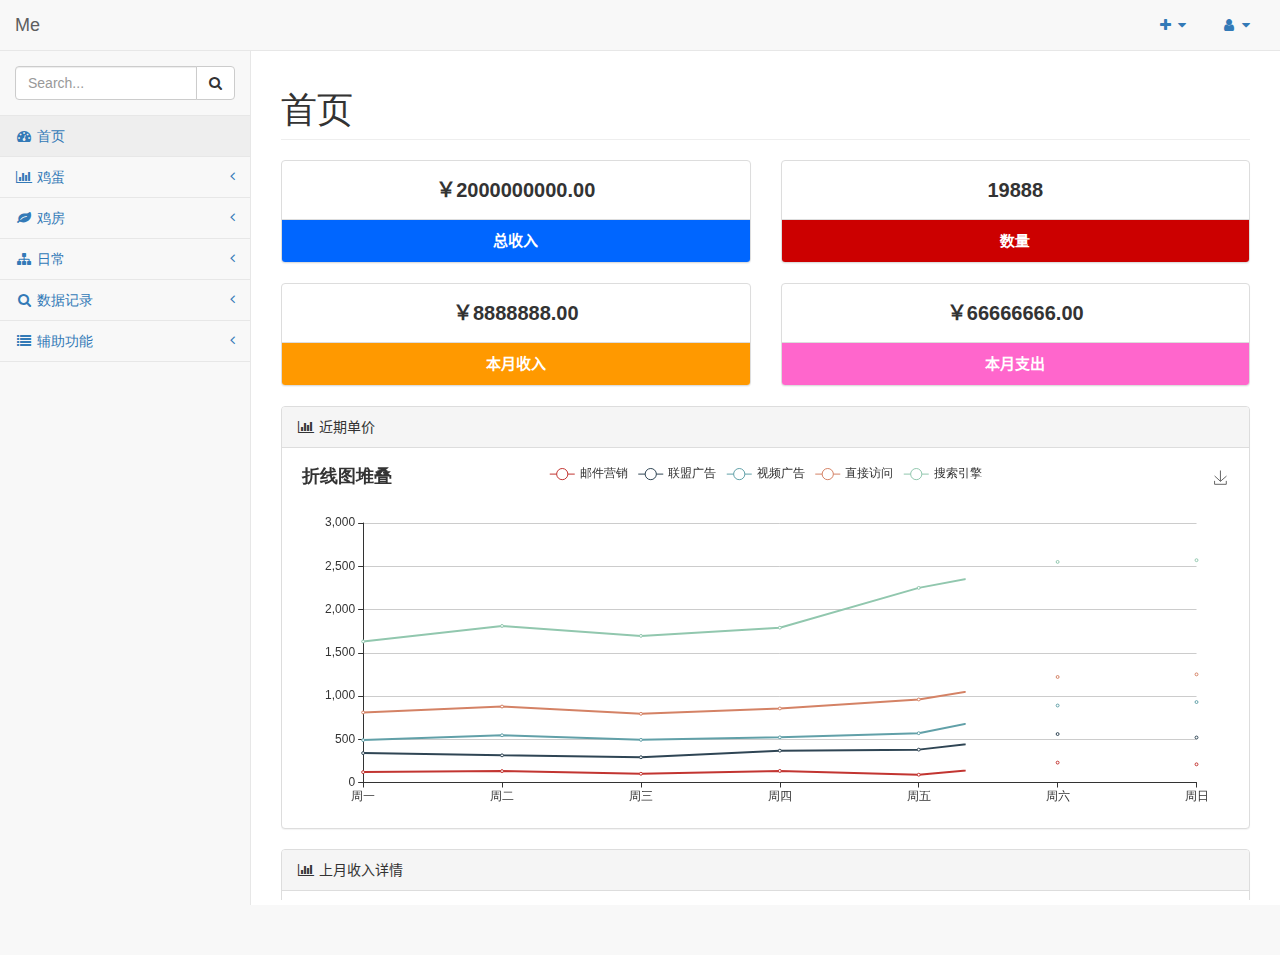
<file: CF/index.html>
<!DOCTYPE html>
<html lang="en">

<head>

    <meta charset="utf-8">
    <meta http-equiv="X-UA-Compatible" content="IE=edge">
    <meta name="viewport" content="width=device-width, initial-scale=1">
    <meta name="description" content="个人使用的养殖网站">
    <meta name="author" content="严杨鸿">

    <title>锦昱企业</title>
    <script src="plugins/jquery/jquery-3.2.0.min.js"></script>

    <link href="plugins/bootstrap-3.3.7-dist/css/bootstrap.min.css" rel="stylesheet">
    <link href="plugins/font-awesome-4.7.0/css/font-awesome.min.css" rel="stylesheet" type="text/css">
    <link href="css/sb-bootstrap.css" rel="stylesheet">
    <link href="css/metisMenu.min.css" rel="stylesheet">
    <link href="css/index-top.css" rel="stylesheet">

    <script type="text/javascript">
      function changeFrameHeight() {
          var ifm = document.getElementById("index-right");
          ifm.height = document.documentElement.clientHeight;
      }
      window.onresize = function () {
          changeFrameHeight();
      }

      $('#index-right').height($(window).height() - $('#index-top').height());
      $(window).resize(function () {
          $('#index-right').height($(window).height() - $('#index-top').height());
      });
    </script>

</head>

<body style="overflow-y: hidden;">

    <div id="wrapper">

        <!-- Navigation -->
        <nav class="navbar navbar-default navbar-fixed-top" id="index-top" role="navigation" style="margin-bottom: 0">
            <div class="navbar-header">
                <button type="button" class="navbar-toggle" data-toggle="collapse" data-target=".navbar-collapse">
                    <span class="sr-only">Toggle navigation</span>
                    <span class="icon-bar"></span>
                    <span class="icon-bar"></span>
                    <span class="icon-bar"></span>
                </button>
                <a class="navbar-brand" href="index.html">Me</a>
            </div>
            <!-- /.navbar-header -->

            <ul class="nav navbar-top-links navbar-right">
                <!-- /.dropdown -->
                <li class="dropdown">
                    <a class="dropdown-toggle" data-toggle="dropdown" href="#">
                        <i class="fa fa-plus fa-fw"></i> <i class="fa fa-caret-down"></i>
                    </a>
                    <ul class="dropdown-menu dropdown-alerts">
                        <li class="disabled text-center">
                            <i class="fa fa-plus-circle"></i>&nbsp;&nbsp;<span>正常添加</span>
                        </li>
                        <li class="divider"></li>
                        <li><a href="#add-one" data-toggle="modal" data-target="#add-one">单条数据</a></li>
                        <li><a href="#add-more" data-toggle="modal" data-target="#add-more">销售数据</a></li>
                        <li class="divider"></li>
                        <li class="disabled text-center">
                            <i class="fa fa-calendar-plus-o"></i>&nbsp;&nbsp;<span>追加数据</span>
                        </li>  
                        <li class="divider"></li>
                        <li><a href="#add-one" data-toggle="modal" data-target="#add-one">单条数据</a></li>
                        <li><a href="#add-more" data-toggle="modal" data-target="#add-more">销售数据</a></li>                      
                    </ul>
                    <!-- /.dropdown-alerts -->
                </li>
                <!-- /.dropdown -->
                <li class="dropdown">
                    <a class="dropdown-toggle" data-toggle="dropdown" href="#">
                        <i class="fa fa-user fa-fw"></i> <i class="fa fa-caret-down"></i>
                    </a>
                    <ul class="dropdown-menu dropdown-user">
                        <li>
                            <a href="#user-info" data-toggle="modal" data-target="#user-info"><i class="fa fa-user fa-fw"></i> 个人信息</a>
                        </li>
                        <li>
                            <a href="#user-edit" data-toggle="modal" data-target="#user-edit"><i class="fa fa-edit fa-fw"></i> 修改信息</a>
                        </li>
                        <li class="divider"></li>
                        <li>
                            <a href="#user-logout" data-toggle="modal" data-target="#user-logout"><i class="fa fa-sign-out fa-fw"></i> 退出</a>
                        </li>
                    </ul>
                    <!-- /.dropdown-user -->
                </li>
                <!-- /.dropdown -->
            </ul>
            <!-- /.navbar-top-links -->

            <div class="navbar-default sidebar" role="navigation">
                <div class="sidebar-nav navbar-collapse">
                    <ul class="nav" id="side-menu">
                        <li class="sidebar-search">
                            <div class="input-group custom-search-form">
                                <input type="text" class="form-control" placeholder="Search...">
                                <span class="input-group-btn">
                                <button class="btn btn-default" type="button">
                                    <i class="fa fa-search"></i>
                                </button>
                            </span>
                            </div>
                            <!-- /input-group -->
                        </li>
                        <li>
                            <a href="index.html"><i class="fa fa-dashboard fa-fw"></i> 首页</a>
                        </li>
                        <li>
                            <a href="#"><i class="fa fa-bar-chart-o fa-fw"></i> 鸡蛋<span class="fa arrow"></span></a>
                            <ul class="nav nav-second-level">
                                <li><a href="html/weight.html" target="index-right">重量</a></li>
                                <li><a href="html/weight.html" target="index-right">单价</a></li>
                                <li><a href="html/weight.html" target="index-right">收入</a></li>                                
                                <li><a href="html/weight.html" target="index-right">死亡</a></li>
                                <li><a href="html/weight.html" target="index-right">欠款</a></li>
                                <li><a href="html/weight.html" target="index-right">还款</a></li>
                            </ul>
                            <!-- /.nav-second-level -->
                        </li>
                        <li>
                            <a href="#"><i class="fa fa-leaf fa-fw"></i> 鸡房<span class="fa arrow"></span></a>
                            <ul class="nav nav-second-level">
                                <li><a href="html/weight.html" target="index-right">饲料</a></li>
                                <li><a href="html/weight.html" target="index-right">疫苗</a></li>
                                <li><a href="html/weight.html" target="index-right">房租</a></li>
                                <li><a href="html/weight.html" target="index-right">鸡屎</a></li>
                                <li><a href="html/weight.html" target="index-right">药物</a></li>
                                <li><a href="html/weight.html" target="index-right">设备维护</a></li>
                            </ul>
                            <!-- /.nav-second-level -->
                        </li>
                        <li>
                            <a href="#"><i class="fa fa-sitemap fa-fw"></i> 日常<span class="fa arrow"></span></a>
                            <ul class="nav nav-second-level">
                                <li><a href="html/weight.html" target="index-right">水费</a></li>
                                <li><a href="html/weight.html" target="index-right">电费</a></li>
                                <li><a href="html/weight.html" target="index-right">网费</a></li>
                                <li><a href="html/weight.html" target="index-right">话费</a></li>
                                <li><a href="html/weight.html" target="index-right">油费</a></li>
                                <li><a href="html/weight.html" target="index-right">网购</a></li>                                
                                <li><a href="html/weight.html" target="index-right">教育</a></li>
                                <li><a href="html/weight.html" target="index-right">菜米油盐</a></li>
                            </ul>
                            <!-- /.nav-second-level -->
                        </li>
                        <li>
                            <a href="#"><i class="fa fa-search fa-fw"></i> 数据记录<span class="fa arrow"></span></a>
                            <ul class="nav nav-second-level">
                                <li><a href="html/search.html" target="index-right">数据</a></li>
                                <li><a href="html/report.html" target="index-right">报表</a></li>
                            </ul>
                            <!-- /.nav-second-level -->
                        </li>
                        <li>
                            <a href="#"><i class="fa fa-list fa-fw"></i> 辅助功能<span class="fa arrow"></span></a>
                            <ul class="nav nav-second-level">
                                <li><a href="html/image.html" target="index-right">图片</a></li>
                                <li><a href="html/weather.html" target="index-right">天气</a></li>
                                <li><a href="html/memorandum.html" target="index-right">备忘录</a></li>
                                <li><a href="html/alert.html" target="index-right">提醒</a></li>
                            </ul>
                            <!-- /.nav-second-level -->
                        </li>
                    </ul>
                </div>
            </div>
        </nav>

        <!-- 内嵌响应网页 -->
        <div id="page-wrapper">
            <iframe id="index-right" name="index-right" src="dashboard.html" width="100%" height="100%" frameborder="0" onload="changeFrameHeight()" scrolling="auto"></iframe>
        </div>

    </div>

    <!-- 正常添加单条数据弹窗表单 -->
    <div class="modal fade" id="add-one" tabindex="-1" role="dialog">
      <div class="modal-dialog" role="document">
        <div class="modal-content">
          <div class="modal-header">
            <button type="button" class="close" data-dismiss="modal" aria-label="Close"><span aria-hidden="true">&times;</span></button>
            <h4 class="modal-title">记录</h4>
          </div>
          <div class="modal-body">
            <form action="#">
              <div class="form-group">
                <label for="one-date">日期</label>
                <input type="text" name="" class="form-control" id="one-date" data-date-format="yyyy-mm-dd" readonly />
              </div>
              <div class="form-group">
                <label for="one-classify">一级分类</label>
                <select name="classify" class="form-control" id="one-classify">
                    <option value="">鸡蛋</option>
                    <option value="">鸡房</option>
                    <option value="">日常</option>
                </select>
              </div>
              <div class="form-group">
                  <label for="one-category">二级分类</label>
                  <select name="category" id="one-category" class="form-control">
                      <option value="">重量</option>
                      <option value="">单价</option>
                      <option value="">收入</option>
                      <option value="">死亡</option>
                      <option value="">欠款</option>
                      <option value="">还款</option>
                  </select>
              </div>
              <div class="form-group">
                  <label for="one-value">数量</label>
                  <input type="text" name="" class="form-control" id="one-value" />
              </div>
              <div class="form-group">
                  <label for="one-desc">备注</label>
                  <input type="text" name="" class="form-control" id="one-desc" />
              </div>              
            </form>
          </div>
          <div class="modal-footer">
            <button type="button" class="btn btn-default" data-dismiss="modal">关闭</button>
            <button type="button" class="btn btn-primary">确认</button>
          </div>
        </div><!-- /.modal-content -->
      </div><!-- /.modal-dialog -->
    </div>

    <!-- 添加销售记录弹窗表单 -->
    <div class="modal fade" id="add-more" tabindex="-1" role="dialog">
      <div class="modal-dialog" role="document">
        <div class="modal-content">
          <div class="modal-header">
            <button type="button" class="close" data-dismiss="modal" aria-label="Close"><span aria-hidden="true">&times;</span></button>
            <h4 class="modal-title">售卖</h4>
          </div>
          <div class="modal-body">
            <form>
              <div class="form-group">
                <label for="more-date">日期</label>
                <input type="text" name="" class="form-control" id="more-date" data-date-format="yyyy-mm-dd" readonly />
              </div>
              <div class="form-group">
                <label for="more-weight">重量</label>
                <input type="text" class="form-control" id="more-weight">
              </div>
              <div class="form-group">
                <label for="more-price">单价</label>
                <input type="text" class="form-control" id="mroe-price">
              </div>
              <div class="form-group">
                <label for="more-amount">金额</label>
                <input type="text" class="form-control" id="more-amount" readonly>
              </div>
              <div class="form-group">
                <label for="more-actual-amount">实际金额</label>
                <input type="text" class="form-control" id="more-actual-amount">
              </div>
              <div class="form-group">
                  <label for="more-desc">备注</label>
                  <input type="text" name="" class="form-control" id="more-desc" />
              </div>              
            </form>
          </div>
          <div class="modal-footer">
            <button type="button" class="btn btn-default" data-dismiss="modal">关闭</button>
            <button type="button" class="btn btn-primary">确认</button>
          </div>
        </div><!-- /.modal-content -->
      </div><!-- /.modal-dialog -->
    </div>

    <!-- 用户信息弹窗 -->
    <div class="modal fade" id="user-info" tabindex="-1" role="dialog">
      <div class="modal-dialog" role="document">
        <div class="modal-content">
          <div class="modal-header">
            <button type="button" class="close" data-dismiss="modal" aria-label="Close"><span aria-hidden="true">&times;</span></button>
            <h4 class="modal-title">个人信息</h4>
          </div>
          <div class="modal-body">
            <div class="container-fluid">
              <div class="row">
                <div class="col-xs-5 text-right">用户名：</div>
                <div class="col-xs-2"></div>
                <div class="col-xs-5 text-left">Me</div>
              </div>
              <div class="row">
                <div class="col-xs-5 text-right">权限：</div>
                <div class="col-xs-2"></div>
                <div class="col-xs-5 text-left">超级管理员</div>
              </div>
              <div class="row">
                <div class="col-xs-5 text-right">性别：</div>
                <div class="col-xs-2"></div>
                <div class="col-xs-5 text-left">男</div>
              </div>
              <div class="row">
                <div class="col-xs-5 text-right">手机号码：</div>
                <div class="col-xs-2"></div>
                <div class="col-xs-5 text-left">18380448173</div>
              </div>
              <div class="row">
                <div class="col-xs-5 text-right">邮箱：</div>
                <div class="col-xs-2"></div>
                <div class="col-xs-5 text-left">875649210@qq.com</div>
              </div>
            </div>
          </div>
        </div><!-- /.modal-content -->
      </div><!-- /.modal-dialog -->
    </div>

    <!-- 编辑用户信息 -->
    <div class="modal fade" id="user-edit" tabindex="-1" role="dialog">
      <div class="modal-dialog" role="document">
        <div class="modal-content">
          <div class="modal-header">
            <button type="button" class="close" data-dismiss="modal" aria-label="Close"><span aria-hidden="true">&times;</span></button>
            <h4 class="modal-title">编辑</h4>
          </div>
          <div class="modal-body">
            <form>
              <div class="form-group">
                <label for="username">用户名</label>
                <input type="text" class="form-control" id="username" placeholder="username">
              </div>
              <div class="form-group">
                <label for="reset-password">重置密码</label>
                <select name="resetI" class="form-control" id="reset-password">
                  <option value="0">否</option>
                  <option value="1">是</option>
                </select>
              </div>
              <div class="form-group">
                <label for="username">密码</label>
                <input type="password" class="form-control" id="password" placeholder="password">
              </div>
              <div class="form-group">
                <label for="confirm-password">确认密码</label>
                <input type="password" class="form-control" id="confirm-password">
              </div>
              <div class="form-group">
                <label for="sex">性别</label>
                <select class="form-control" id="sex">
                  <option value="0">男</option>
                  <option value="1">女</option>
                </select>
              </div>
              <div class="form-group">
                <label for="username">手机号码</label>
                <input type="phone" class="form-control" id="phone" placeholder="phone">
              </div>
              <div class="form-group">
                <label for="email">邮箱</label>
                <input type="email" class="form-control" id="email" placeholder="email">
              </div>
            </form>
          </div>
          <div class="modal-footer">
            <button type="button" class="btn btn-default" data-dismiss="modal">关闭</button>
            <button type="button" class="btn btn-primary">确认</button>
          </div>
        </div><!-- /.modal-content -->
      </div><!-- /.modal-dialog -->
    </div>

    <!-- 退出 -->
    <div class="modal fade" id="user-logout" tabindex="-1" role="dialog">
      <div class="modal-dialog" role="document">
        <div class="modal-content">
          <div class="modal-header">
            <button type="button" class="close" data-dismiss="modal" aria-label="Close"><span aria-hidden="true">&times;</span></button>
            <h4 class="modal-title">退出</h4>
          </div>
          <div class="modal-body">
            <p class="text-center logout-tip">你确定要退出吗？</p>
          </div>
          <div class="modal-footer">
            <button type="button" class="btn btn-default" data-dismiss="modal">关闭</button>
            <button type="button" class="btn btn-primary">确认</button>
          </div>
        </div><!-- /.modal-content -->
      </div><!-- /.modal-dialog -->
    </div>





    
    <script src="plugins/bootstrap-3.3.7-dist/js/bootstrap.min.js"></script>
    <script src="js/sb-bootstrap.js"></script>
    <script src="js/metisMenu.min.js"></script>
    <script src="plugins/datetimepicker/bootstrap-datetimepicker.min.js"></script>
    <script src="plugins/datetimepicker/bootstrap-datetimepicker.zh-CN.js"></script>

    <script type="text/javascript">
      
        var dtOptions = {
            format: 'yyyy-mm-dd',
            autoclose: true,
            minView: 2,
            endDate: new Date(new Date().getTime()-24*60*60*1000),
            language: "zh-CN"
        };
        // 单条记录数据追加-日期
        $('#one-date').datetimepicker(dtOptions);
        // 销售记录追加-日期
        $('#more-date').datetimepicker(dtOptions);
    </script>

</body>

</html>
</file>
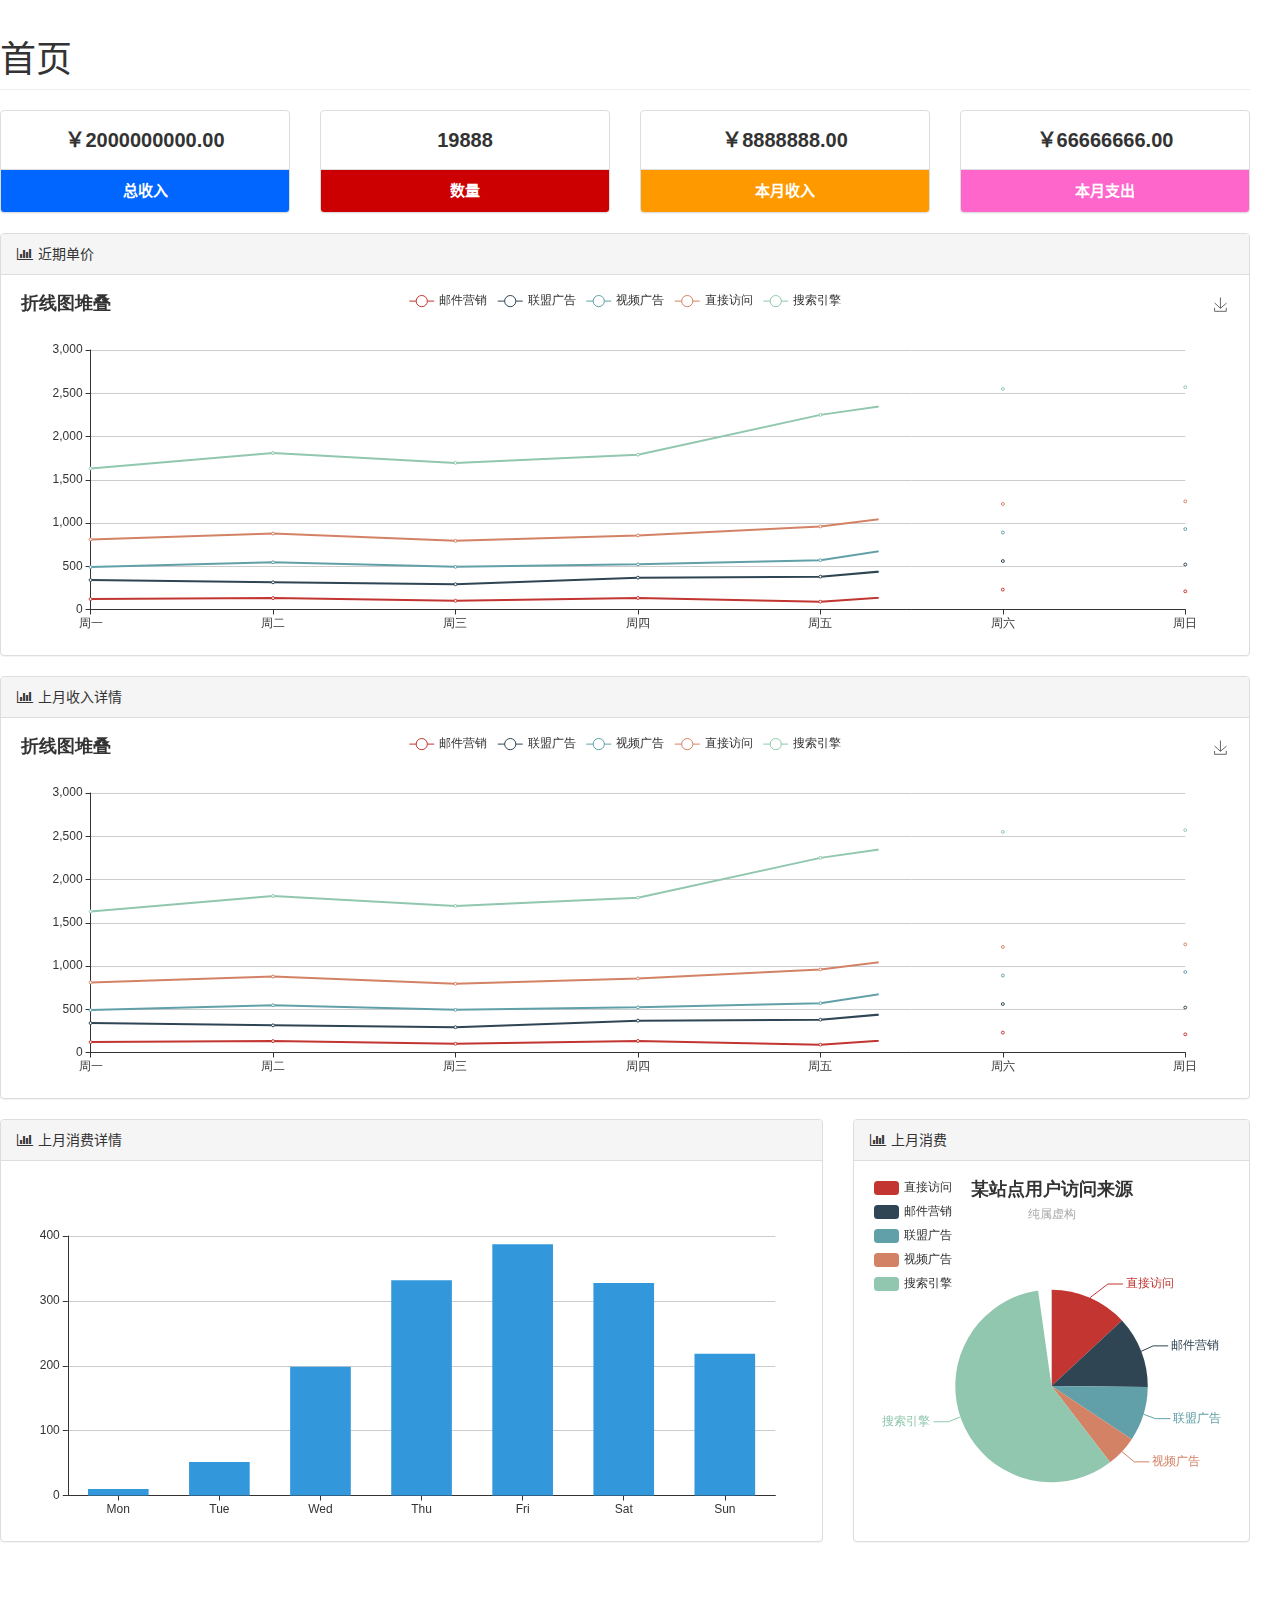
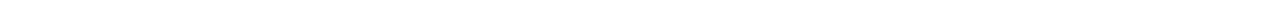
<file: CF/dashboard.html>
<!DOCTYPE html>
<html lang="zh-CN">
  <head>
    <meta charset="utf-8">
    <meta http-equiv="X-UA-Compatible" content="IE=edge">
    <meta name="viewport" content="width=device-width, initial-scale=1">
    <title>Dashboard</title>

    <link href="plugins/bootstrap-3.3.7-dist/css/bootstrap.min.css" rel="stylesheet">
    <link href="plugins/font-awesome-4.7.0/css/font-awesome.min.css" rel="stylesheet" type="text/css">
    <link rel="stylesheet" type="text/css" href="css/dashboard.css">

  </head>
  <body>
    
    <div id="page-wrapper">
        <div class="row">
            <div class="col-lg-12">
                <h1 class="page-header">首页</h1>
            </div>
            <!-- /.col-lg-12 -->
        </div>
        <!-- /.row -->
        <div class="row">
            <div class="col-lg-3 col-md-6">
                <div class="panel panel-default">
                  <div class="panel-body text-center body-font">
                    ￥2000000000.00
                  </div>
                  <div class="panel-footer text-center title-font background-blue">总收入</div>
                </div>
            </div>
            <div class="col-lg-3 col-md-6">
                <div class="panel panel-default">
                  <div class="panel-body text-center body-font">
                    19888
                  </div>
                  <div class="panel-footer text-center  title-font background-red">数量</div>
                </div>
            </div>
            <div class="col-lg-3 col-md-6">
                <div class="panel panel-default">
                  <div class="panel-body text-center body-font">
                    ￥8888888.00
                  </div>
                  <div class="panel-footer text-center title-font background-yellow">本月收入</div>
                </div>
            </div>
            <div class="col-lg-3 col-md-6">
                <div class="panel panel-default">
                  <div class="panel-body text-center body-font">
                    ￥66666666.00
                  </div>
                  <div class="panel-footer text-center title-font background-purple">本月支出</div>
                </div>
            </div>
        </div>
        <!-- /.row -->
        <div class="row">
            <div class="col-lg-12">
                <div class="panel panel-default">
                    <div class="panel-heading">
                        <i class="fa fa-bar-chart-o fa-fw"></i> 近期单价
                    </div>
                    <!-- /.panel-heading -->
                    <div class="panel-body">
                        <div id="recent-price" style="height:350px;"></div>
                    </div>
                    <!-- /.panel-body -->
                </div>
            </div>
        </div>
        <!-- /.row -->
        <div class="row">
            <div class="col-lg-12">
                <div class="panel panel-default">
                    <div class="panel-heading">
                        <i class="fa fa-bar-chart-o fa-fw"></i> 上月收入详情
                    </div>
                    <!-- /.panel-heading -->
                    <div class="panel-body">
                        <div id="last-month-income" style="height:350px;"></div>
                    </div>
                    <!-- /.panel-body -->
                </div>
            </div>
        </div>
        <!-- /.row -->
        <div class="row">
            <div class="col-lg-8">
                <div class="panel panel-default">
                    <div class="panel-heading">
                        <i class="fa fa-bar-chart-o fa-fw"></i> 上月消费详情
                    </div>
                    <!-- /.panel-heading -->
                    <div class="panel-body">
                        <div id="cost-detail" style="height:350px;"></div>
                    </div>
                    <!-- /.panel-body -->
                </div>
            </div>
            <!-- /.col-lg-8 -->
            <div class="col-lg-4">                
                <!-- /.panel -->
                <div class="panel panel-default">
                    <div class="panel-heading">
                        <i class="fa fa-bar-chart-o fa-fw"></i> 上月消费
                    </div>
                    <div class="panel-body">
                        <div id="last-month-cost" style="height:350px;"></div>
                    </div>
                    <!-- /.panel-body -->
                </div>
            </div>
            <!-- /.col-lg-4 -->
        </div>
        <!-- /.row -->
    </div>



    <script src="plugins/jquery/jquery-3.2.0.min.js"></script>
    <script src="plugins/bootstrap-3.3.7-dist/js/bootstrap.min.js"></script>
    <script src="plugins/echart/echarts.js"></script>
    <script type="text/javascript">

        //  近期单价走向
        var price = echarts.init(document.getElementById('recent-price'));
        var priceOption = {
            title: {
                text: '折线图堆叠'
            },
            tooltip: {
                trigger: 'axis'
            },
            legend: {
                data:['邮件营销','联盟广告','视频广告','直接访问','搜索引擎']
            },
            grid: {
                left: '3%',
                right: '4%',
                bottom: '3%',
                containLabel: true
            },
            toolbox: {
                feature: {
                    saveAsImage: {}
                }
            },
            xAxis: {
                type: 'category',
                boundaryGap: false,
                data: ['周一','周二','周三','周四','周五','周六','周日']
            },
            yAxis: {
                type: 'value'
            },
            series: [
                {
                    name:'邮件营销',
                    type:'line',
                    stack: '总量',
                    data:[120, 132, 101, 134, 90, 230, 210]
                },
                {
                    name:'联盟广告',
                    type:'line',
                    stack: '总量',
                    data:[220, 182, 191, 234, 290, 330, 310]
                },
                {
                    name:'视频广告',
                    type:'line',
                    stack: '总量',
                    data:[150, 232, 201, 154, 190, 330, 410]
                },
                {
                    name:'直接访问',
                    type:'line',
                    stack: '总量',
                    data:[320, 332, 301, 334, 390, 330, 320]
                },
                {
                    name:'搜索引擎',
                    type:'line',
                    stack: '总量',
                    data:[820, 932, 901, 934, 1290, 1330, 1320]
                }
            ]
        };
        price.setOption(priceOption);

        // 上月收入详情
        var income = echarts.init(document.getElementById('last-month-income'));
        var incomeOption = {
            title: {
                text: '折线图堆叠'
            },
            tooltip: {
                trigger: 'axis'
            },
            legend: {
                data:['邮件营销','联盟广告','视频广告','直接访问','搜索引擎']
            },
            grid: {
                left: '3%',
                right: '4%',
                bottom: '3%',
                containLabel: true
            },
            toolbox: {
                feature: {
                    saveAsImage: {}
                }
            },
            xAxis: {
                type: 'category',
                boundaryGap: false,
                data: ['周一','周二','周三','周四','周五','周六','周日']
            },
            yAxis: {
                type: 'value'
            },
            series: [
                {
                    name:'邮件营销',
                    type:'line',
                    stack: '总量',
                    data:[120, 132, 101, 134, 90, 230, 210]
                },
                {
                    name:'联盟广告',
                    type:'line',
                    stack: '总量',
                    data:[220, 182, 191, 234, 290, 330, 310]
                },
                {
                    name:'视频广告',
                    type:'line',
                    stack: '总量',
                    data:[150, 232, 201, 154, 190, 330, 410]
                },
                {
                    name:'直接访问',
                    type:'line',
                    stack: '总量',
                    data:[320, 332, 301, 334, 390, 330, 320]
                },
                {
                    name:'搜索引擎',
                    type:'line',
                    stack: '总量',
                    data:[820, 932, 901, 934, 1290, 1330, 1320]
                }
            ]
        };
        income.setOption(incomeOption);

        //上月消费详情
        var costDetail = echarts.init(document.getElementById('cost-detail'));
        var detailOption = {
            color: ['#3398DB'],
            tooltip : {
                trigger: 'axis',
                axisPointer : {            // 坐标轴指示器，坐标轴触发有效
                    type : 'shadow'        // 默认为直线，可选为：'line' | 'shadow'
                }
            },
            grid: {
                left: '3%',
                right: '4%',
                bottom: '3%',
                containLabel: true
            },
            xAxis : [
                {
                    type : 'category',
                    data : ['Mon', 'Tue', 'Wed', 'Thu', 'Fri', 'Sat', 'Sun'],
                    axisTick: {
                        alignWithLabel: true
                    }
                }
            ],
            yAxis : [
                {
                    type : 'value'
                }
            ],
            series : [
                {
                    name:'直接访问',
                    type:'bar',
                    barWidth: '60%',
                    data:[10, 52, 200, 334, 390, 330, 220]
                }
            ]
        };
        costDetail.setOption(detailOption);

        //上月消费比例
        var cost = echarts.init(document.getElementById('last-month-cost'));
        var costOption = {
            title : {
                text: '某站点用户访问来源',
                subtext: '纯属虚构',
                x:'center'
            },
            tooltip : {
                trigger: 'item',
                formatter: "{a} <br/>{b} : {c} ({d}%)"
            },
            legend: {
                orient: 'vertical',
                left: 'left',
                data: ['直接访问','邮件营销','联盟广告','视频广告','搜索引擎']
            },
            series : [
                {
                    name: '访问来源',
                    type: 'pie',
                    radius : '55%',
                    center: ['50%', '60%'],
                    data:[
                        {value:335, name:'直接访问'},
                        {value:310, name:'邮件营销'},
                        {value:234, name:'联盟广告'},
                        {value:135, name:'视频广告'},
                        {value:1548, name:'搜索引擎'}
                    ],
                    itemStyle: {
                        emphasis: {
                            shadowBlur: 10,
                            shadowOffsetX: 0,
                            shadowColor: 'rgba(0, 0, 0, 0.5)'
                        }
                    }
                }
            ]
        };
        cost.setOption(costOption);

    </script>
  </body>
</html>
</file>
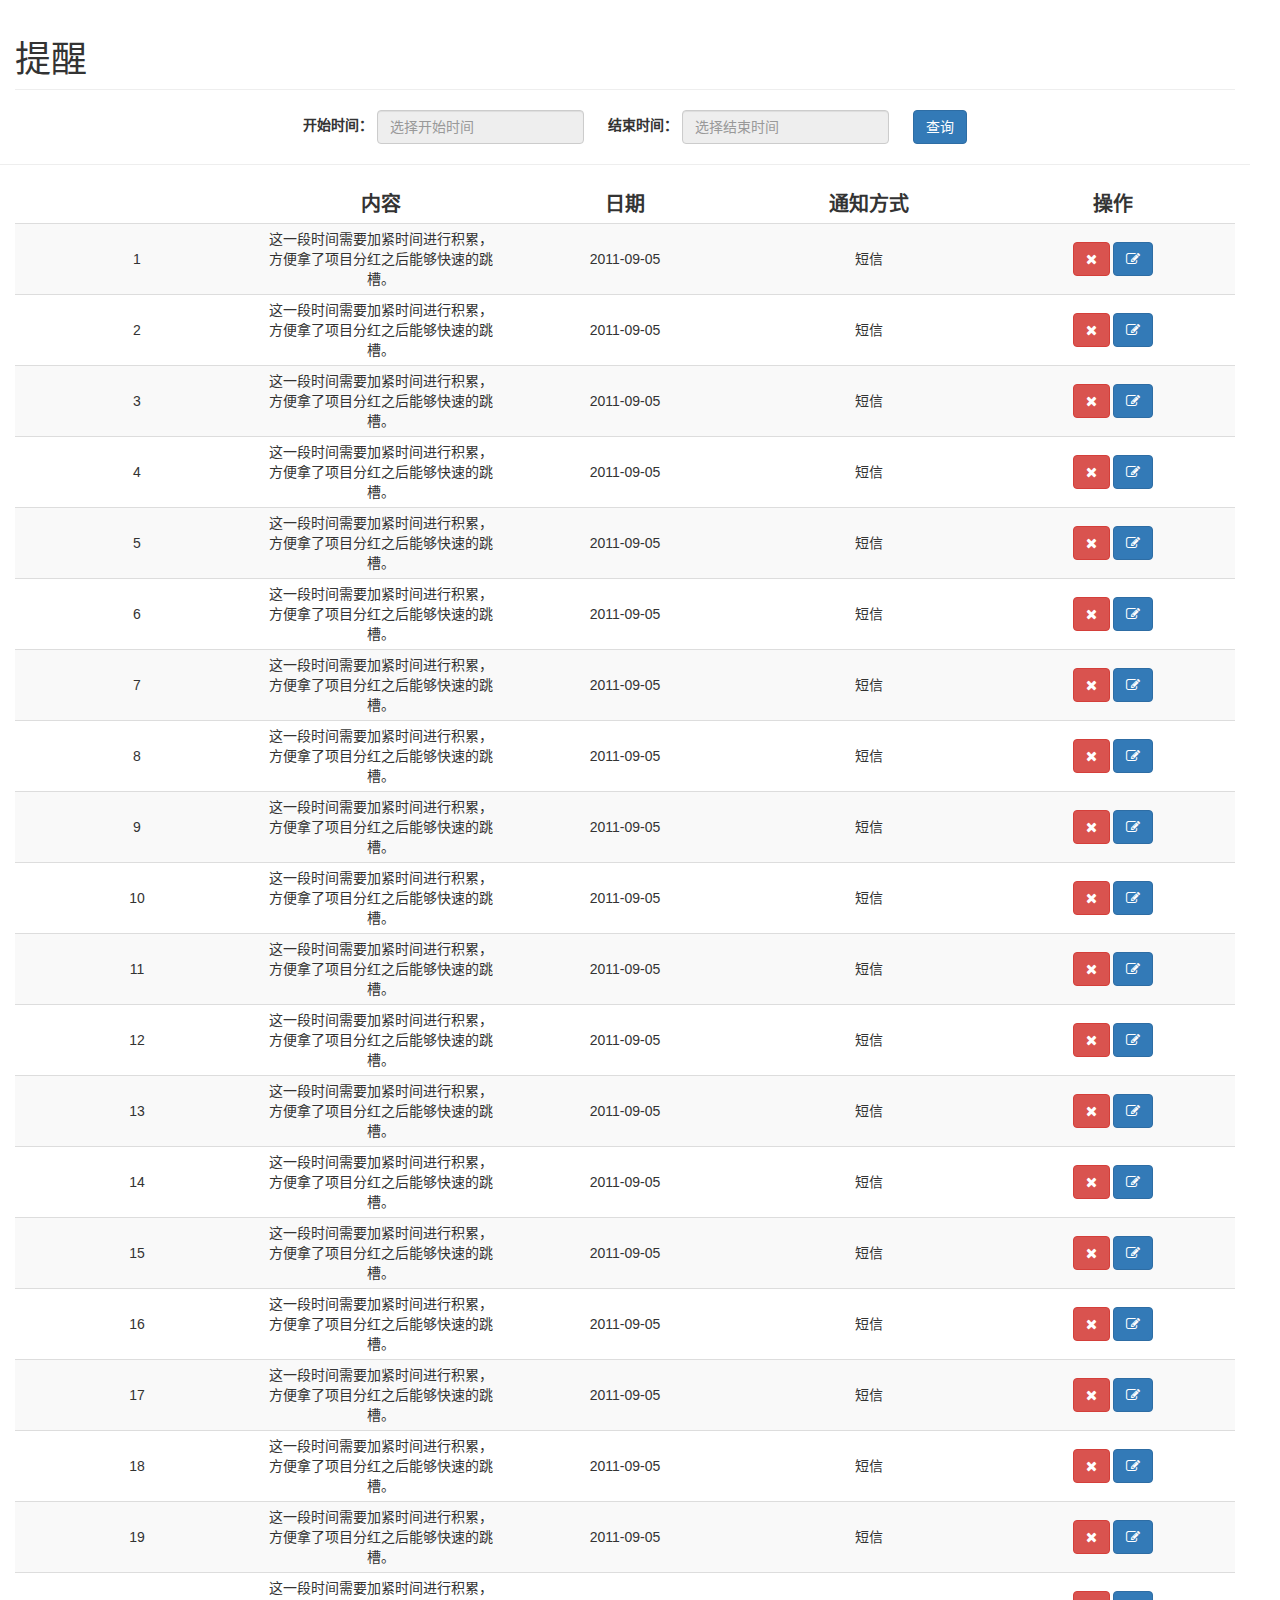
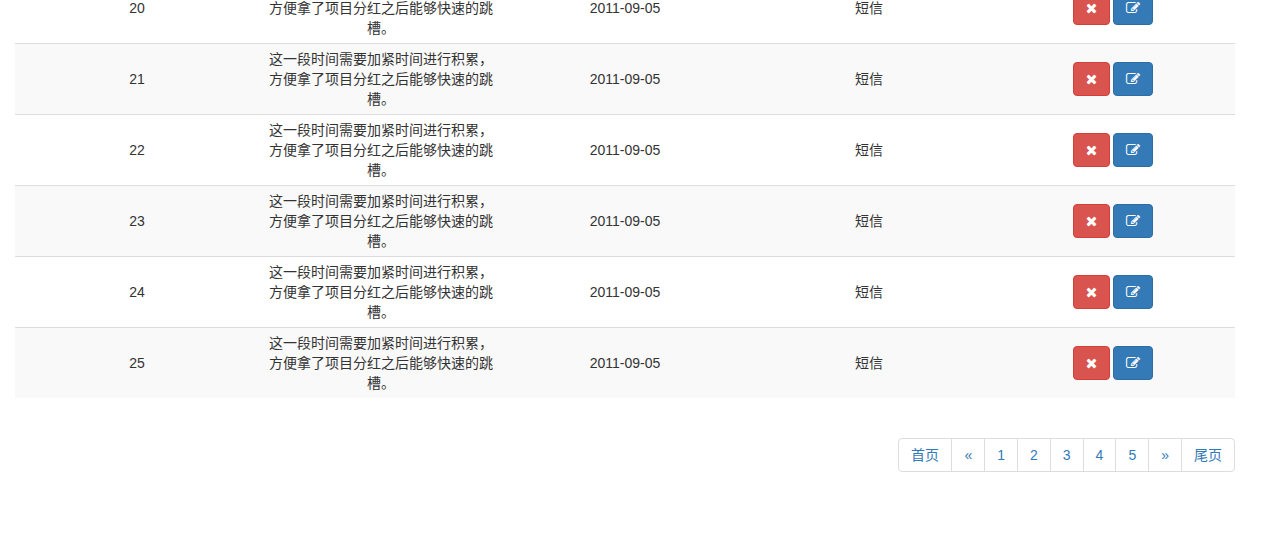
<file: CF/html/alert.html>
<!DOCTYPE html>
<html lang="zh-CN">
  <head>
    <meta charset="utf-8">
    <meta http-equiv="X-UA-Compatible" content="IE=edge">
    <meta name="viewport" content="width=device-width, initial-scale=1">
    <!-- 上述3个meta标签*必须*放在最前面，任何其他内容都*必须*跟随其后！ -->
    <title>提醒</title>

    <script src="../plugins/jquery/jquery-3.2.0.min.js"></script>

    <link rel="stylesheet" href="../plugins/bootstrap-3.3.7-dist/css/bootstrap.min.css">
    <link rel="stylesheet" href="../plugins/font-awesome-4.7.0/css/font-awesome.min.css">
    <link rel="stylesheet" href="../css/alert.css">
  </head>
  <body>
    <div class="container-fluid">
      <!-- 标题 -->
      <div class="row">
        <div class="col-lg-12">
          <h1 class="page-header">提醒</h1>
        </div>
      </div>

      <!-- 搜索 -->
      <div class="row form-padding">
        <form action="" class="form-inline text-center">
          <div class="form-group">
            <label for="startDate">开始时间：</label>
            <input type="text" name="startDate" id="startDate" class="form-control" placeholder="选择开始时间" readonly />
          </div>
          <div class="form-group">
            <label for="endDate">结束时间：</label>
            <input type="text" name="endDate" id="endDate" class='form-control' placeholder="选择结束时间" readonly />
          </div>
          <button type="button" class="btn btn-primary btn-duty">查询</button>
        </form>
      </div>

      <!-- chart详情 -->
      <div class="row">
        <div class="col-lg-12 table-padding">
          <table class="table table-condensed table-hover table-striped">
            <thead>
              <tr>
                <td>&nbsp;</td>
                <td>内容</td>
                <td>日期</td>
                <td>通知方式</td>
                <td>操作</td>
              </tr>
            </thead>
            <tbody> 
              <tr>
                <td>1</td>
                <td>这一段时间需要加紧时间进行积累，方便拿了项目分红之后能够快速的跳槽。</td>                
                <td>2011-09-05</td>
                <td>短信</td>
                <td>
                  <button type="button" class="btn btn-danger"><i class="fa fa-remove"></i></button>
                  <button type="button" class="btn btn-primary"><i class="fa fa-edit"></i></button>
                </td>
              </tr> 
              <tr>
                <td>2</td>
                <td>这一段时间需要加紧时间进行积累，方便拿了项目分红之后能够快速的跳槽。</td>                
                <td>2011-09-05</td>
                <td>短信</td>
                <td>
                  <button type="button" class="btn btn-danger"><i class="fa fa-remove"></i></button>
                  <button type="button" class="btn btn-primary"><i class="fa fa-edit"></i></button>
                </td>
              </tr>
              <tr>
                <td>3</td>
                <td>这一段时间需要加紧时间进行积累，方便拿了项目分红之后能够快速的跳槽。</td>                
                <td>2011-09-05</td>
                <td>短信</td>
                <td>
                  <button type="button" class="btn btn-danger"><i class="fa fa-remove"></i></button>
                  <button type="button" class="btn btn-primary"><i class="fa fa-edit"></i></button>
                </td>
              </tr>
              <tr>
                <td>4</td>
                <td>这一段时间需要加紧时间进行积累，方便拿了项目分红之后能够快速的跳槽。</td>                
                <td>2011-09-05</td>
                <td>短信</td>
                <td>
                  <button type="button" class="btn btn-danger"><i class="fa fa-remove"></i></button>
                  <button type="button" class="btn btn-primary"><i class="fa fa-edit"></i></button>
                </td>
              </tr>            
              <tr>
                <td>5</td>
                <td>这一段时间需要加紧时间进行积累，方便拿了项目分红之后能够快速的跳槽。</td>                
                <td>2011-09-05</td>
                <td>短信</td>
                <td>
                  <button type="button" class="btn btn-danger"><i class="fa fa-remove"></i></button>
                  <button type="button" class="btn btn-primary"><i class="fa fa-edit"></i></button>
                </td>
              </tr>
              <tr>
                <td>6</td>
                <td>这一段时间需要加紧时间进行积累，方便拿了项目分红之后能够快速的跳槽。</td>                
                <td>2011-09-05</td>
                <td>短信</td>
                <td>
                  <button type="button" class="btn btn-danger"><i class="fa fa-remove"></i></button>
                  <button type="button" class="btn btn-primary"><i class="fa fa-edit"></i></button>
                </td>
              </tr>
              <tr>
                <td>7</td>
                <td>这一段时间需要加紧时间进行积累，方便拿了项目分红之后能够快速的跳槽。</td>                
                <td>2011-09-05</td>
                <td>短信</td>
                <td>
                  <button type="button" class="btn btn-danger"><i class="fa fa-remove"></i></button>
                  <button type="button" class="btn btn-primary"><i class="fa fa-edit"></i></button>
                </td>
              </tr>
              <tr>
                <td>8</td>
                <td>这一段时间需要加紧时间进行积累，方便拿了项目分红之后能够快速的跳槽。</td>                
                <td>2011-09-05</td>
                <td>短信</td>
                <td>
                  <button type="button" class="btn btn-danger"><i class="fa fa-remove"></i></button>
                  <button type="button" class="btn btn-primary"><i class="fa fa-edit"></i></button>
                </td>
              </tr>
              <tr>
                <td>9</td>
                <td>这一段时间需要加紧时间进行积累，方便拿了项目分红之后能够快速的跳槽。</td>                
                <td>2011-09-05</td>
                <td>短信</td>
                <td>
                  <button type="button" class="btn btn-danger"><i class="fa fa-remove"></i></button>
                  <button type="button" class="btn btn-primary"><i class="fa fa-edit"></i></button>
                </td>
              </tr>
              <tr>
                <td>10</td>
                <td>这一段时间需要加紧时间进行积累，方便拿了项目分红之后能够快速的跳槽。</td>                
                <td>2011-09-05</td>
                <td>短信</td>
                <td>
                  <button type="button" class="btn btn-danger"><i class="fa fa-remove"></i></button>
                  <button type="button" class="btn btn-primary"><i class="fa fa-edit"></i></button>
                </td>
              </tr>
              <tr>
                <td>11</td>
                <td>这一段时间需要加紧时间进行积累，方便拿了项目分红之后能够快速的跳槽。</td>                
                <td>2011-09-05</td>
                <td>短信</td>
                <td>
                  <button type="button" class="btn btn-danger"><i class="fa fa-remove"></i></button>
                  <button type="button" class="btn btn-primary"><i class="fa fa-edit"></i></button>
                </td>
              </tr>
              <tr>
                <td>12</td>
                <td>这一段时间需要加紧时间进行积累，方便拿了项目分红之后能够快速的跳槽。</td>                
                <td>2011-09-05</td>
                <td>短信</td>
                <td>
                  <button type="button" class="btn btn-danger"><i class="fa fa-remove"></i></button>
                  <button type="button" class="btn btn-primary"><i class="fa fa-edit"></i></button>
                </td>
              </tr>
              <tr>
                <td>13</td>
                <td>这一段时间需要加紧时间进行积累，方便拿了项目分红之后能够快速的跳槽。</td>                
                <td>2011-09-05</td>
                <td>短信</td>
                <td>
                  <button type="button" class="btn btn-danger"><i class="fa fa-remove"></i></button>
                  <button type="button" class="btn btn-primary"><i class="fa fa-edit"></i></button>
                </td>
              </tr>
              <tr>
                <td>14</td>
                <td>这一段时间需要加紧时间进行积累，方便拿了项目分红之后能够快速的跳槽。</td>                
                <td>2011-09-05</td>
                <td>短信</td>
                <td>
                  <button type="button" class="btn btn-danger"><i class="fa fa-remove"></i></button>
                  <button type="button" class="btn btn-primary"><i class="fa fa-edit"></i></button>
                </td>
              </tr>
              <tr>
                <td>15</td>
                <td>这一段时间需要加紧时间进行积累，方便拿了项目分红之后能够快速的跳槽。</td>                
                <td>2011-09-05</td>
                <td>短信</td>
                <td>
                  <button type="button" class="btn btn-danger"><i class="fa fa-remove"></i></button>
                  <button type="button" class="btn btn-primary"><i class="fa fa-edit"></i></button>
                </td>
              </tr>
              <tr>
                <td>16</td>
                <td>这一段时间需要加紧时间进行积累，方便拿了项目分红之后能够快速的跳槽。</td>                
                <td>2011-09-05</td>
                <td>短信</td>
                <td>
                  <button type="button" class="btn btn-danger"><i class="fa fa-remove"></i></button>
                  <button type="button" class="btn btn-primary"><i class="fa fa-edit"></i></button>
                </td>
              </tr>
              <tr>
                <td>17</td>
                <td>这一段时间需要加紧时间进行积累，方便拿了项目分红之后能够快速的跳槽。</td>                
                <td>2011-09-05</td>
                <td>短信</td>
                <td>
                  <button type="button" class="btn btn-danger"><i class="fa fa-remove"></i></button>
                  <button type="button" class="btn btn-primary"><i class="fa fa-edit"></i></button>
                </td>
              </tr>
              <tr>
                <td>18</td>
                <td>这一段时间需要加紧时间进行积累，方便拿了项目分红之后能够快速的跳槽。</td>                
                <td>2011-09-05</td>
                <td>短信</td>
                <td>
                  <button type="button" class="btn btn-danger"><i class="fa fa-remove"></i></button>
                  <button type="button" class="btn btn-primary"><i class="fa fa-edit"></i></button>
                </td>
              </tr>
              <tr>
                <td>19</td>
                <td>这一段时间需要加紧时间进行积累，方便拿了项目分红之后能够快速的跳槽。</td>                
                <td>2011-09-05</td>
                <td>短信</td>
                <td>
                  <button type="button" class="btn btn-danger"><i class="fa fa-remove"></i></button>
                  <button type="button" class="btn btn-primary"><i class="fa fa-edit"></i></button>
                </td>
              </tr>
              <tr>
                <td>20</td>
                <td>这一段时间需要加紧时间进行积累，方便拿了项目分红之后能够快速的跳槽。</td>                
                <td>2011-09-05</td>
                <td>短信</td>
                <td>
                  <button type="button" class="btn btn-danger"><i class="fa fa-remove"></i></button>
                  <button type="button" class="btn btn-primary"><i class="fa fa-edit"></i></button>
                </td>
              </tr>
              <tr>
                <td>21</td>
                <td>这一段时间需要加紧时间进行积累，方便拿了项目分红之后能够快速的跳槽。</td>                
                <td>2011-09-05</td>
                <td>短信</td>
                <td>
                  <button type="button" class="btn btn-danger"><i class="fa fa-remove"></i></button>
                  <button type="button" class="btn btn-primary"><i class="fa fa-edit"></i></button>
                </td>
              </tr>
              <tr>
                <td>22</td>
                <td>这一段时间需要加紧时间进行积累，方便拿了项目分红之后能够快速的跳槽。</td>                
                <td>2011-09-05</td>
                <td>短信</td>
                <td>
                  <button type="button" class="btn btn-danger"><i class="fa fa-remove"></i></button>
                  <button type="button" class="btn btn-primary"><i class="fa fa-edit"></i></button>
                </td>
              </tr>
              <tr>
                <td>23</td>
                <td>这一段时间需要加紧时间进行积累，方便拿了项目分红之后能够快速的跳槽。</td>                
                <td>2011-09-05</td>
                <td>短信</td>
                <td>
                  <button type="button" class="btn btn-danger"><i class="fa fa-remove"></i></button>
                  <button type="button" class="btn btn-primary"><i class="fa fa-edit"></i></button>
                </td>
              </tr>
              <tr>
                <td>24</td>
                <td>这一段时间需要加紧时间进行积累，方便拿了项目分红之后能够快速的跳槽。</td>                
                <td>2011-09-05</td>
                <td>短信</td>
                <td>
                  <button type="button" class="btn btn-danger"><i class="fa fa-remove"></i></button>
                  <button type="button" class="btn btn-primary"><i class="fa fa-edit"></i></button>
                </td>
              </tr>
              <tr>
                <td>25</td>
                <td>这一段时间需要加紧时间进行积累，方便拿了项目分红之后能够快速的跳槽。</td>                
                <td>2011-09-05</td>
                <td>短信</td>
                <td>
                  <button type="button" class="btn btn-danger"><i class="fa fa-remove"></i></button>
                  <button type="button" class="btn btn-primary"><i class="fa fa-edit"></i></button>
                </td>
              </tr>
            </tbody>
          </table>
        </div>
      </div>

      <div class="row">
        <div class="col-lg-12">
          <nav aria-label="Page navigation">
            <ul class="pagination pull-right">
              <li>
                <a href="#">首页</a>
              </li>
              <li>
                <a href="#" aria-label="Previous">
                  <span aria-hidden="true">&laquo;</span>
                </a>
              </li>
              <li><a href="#">1</a></li>
              <li><a href="#">2</a></li>
              <li><a href="#">3</a></li>
              <li><a href="#">4</a></li>
              <li><a href="#">5</a></li>
              <li>
                <a href="#" aria-label="Next">
                  <span aria-hidden="true">&raquo;</span>
                </a>
              </li>
              <li>
                <a href="#">尾页</a>
              </li>
            </ul>
          </nav>
        </div>
      </div>
    </div>


    <script src="../plugins/bootstrap-3.3.7-dist/js/bootstrap.min.js"></script>
    <script src="../plugins/datetimepicker/bootstrap-datetimepicker.min.js"></script>
    <script src="../plugins/datetimepicker/bootstrap-datetimepicker.zh-CN.js"></script>
    <script type="text/javascript">
      var options = {
          format: 'yyyy-mm-dd',
          autoclose: true,
          minView: 2,
          endDate: new Date(new Date().getTime()-24*60*60*1000),
          language: "zh-CN"
      };
      $("#startDate").datetimepicker(options);
      $("#endDate").datetimepicker(options);
    </script>
  </body>
</html>
</file>
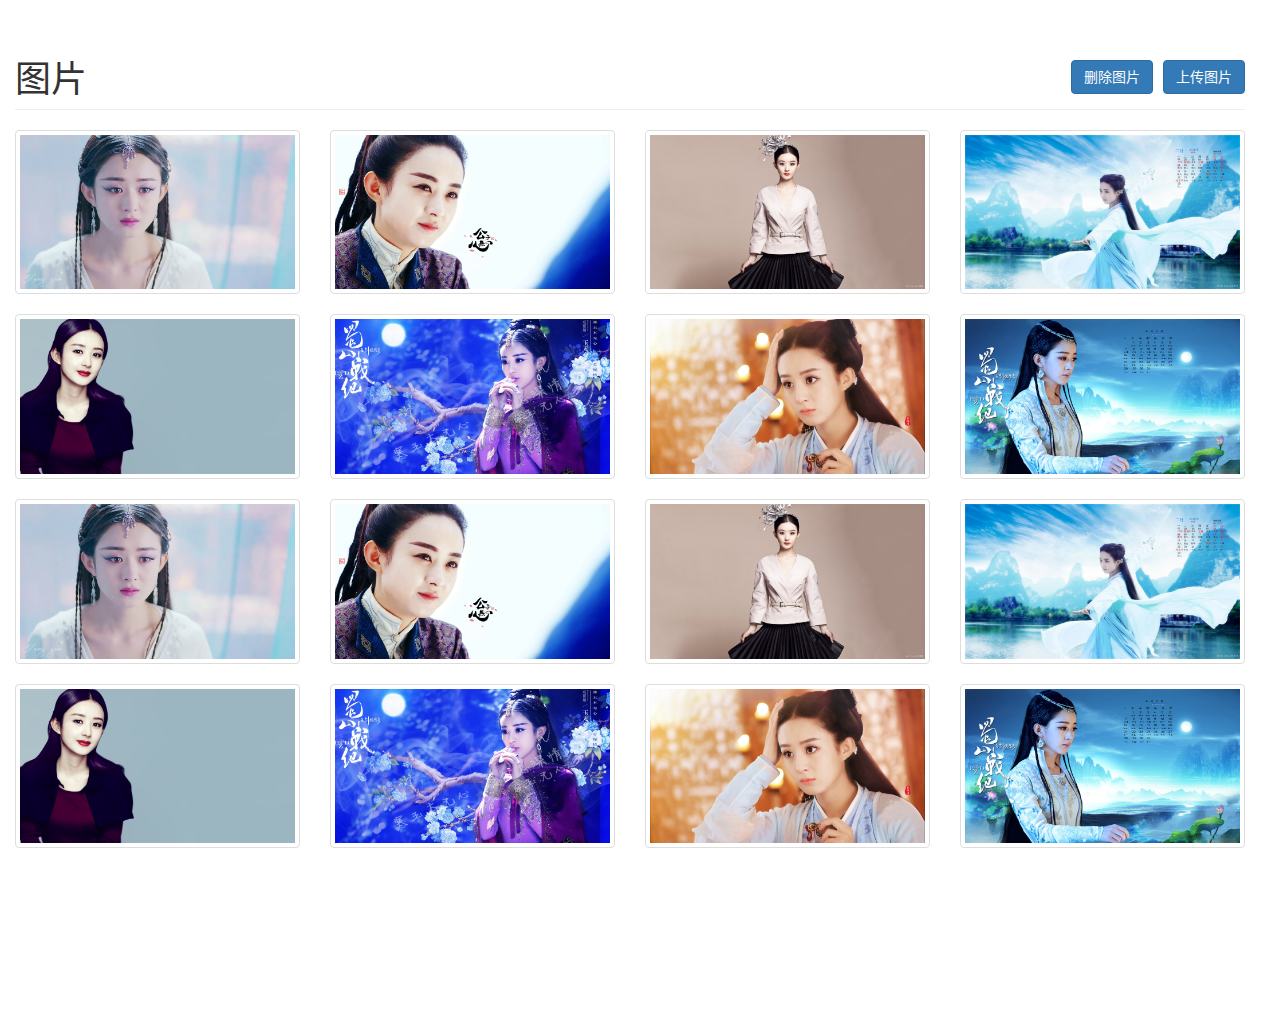
<file: CF/html/image.html>
<!DOCTYPE html>
<html lang="zh-CN">
  <head>
    <meta charset="utf-8">
    <meta http-equiv="X-UA-Compatible" content="IE=edge">
    <meta name="viewport" content="width=device-width, initial-scale=1">
    <!-- 上述3个meta标签*必须*放在最前面，任何其他内容都*必须*跟随其后！ -->
    <title>图片</title>

    <script src="../plugins/jquery/jquery-3.2.0.min.js"></script>

    <link href="../plugins/bootstrap-3.3.7-dist/css/bootstrap.min.css" rel="stylesheet">
    <link href="../plugins/font-awesome-4.7.0/css/font-awesome.min.css" rel="stylesheet" type="text/css">
    <link rel="stylesheet" href="../plugins/fileinput/fileinput.min.css">
    <link rel="stylesheet" href="../css/image.css">
    <link rel="stylesheet" href="../plugins/fileinput/theme.css">
    <link rel="stylesheet" href="../plugins/icheck/skins/square/red.css">
  </head>
  <body>
    <div class="container-fluid">
      <div class="row">
        <div class="col-lg-12">
          <h1 class="page-header">图片
            <button type="button" class="btn btn-primary pull-right" data-toggle="modal" data-target="#upload-image">上传图片</button>
            <button type="button" class="btn btn-primary pull-right" id="delete-select" style="margin-right:10px;">删除图片</button>
          </h1>   
        </div>
      </div>
      <div class="row">
        <div class="col-lg-12 switch-display" id="select-operation">
          <button type="button" class="btn btn-primary" id="confirm-select">确认</button>
          &nbsp;&nbsp;
          <button type="button" class="btn btn-primary" id="cancel-select">取消</button>
          &nbsp;&nbsp;
          <button type="button" class="btn btn-primary" id="all-select" data-select="true">全选</button>
          <br>
          <br>
        </div>
      </div>
      <div class="row">
        <form action="" id="image-delete">
          <div class="col-xs-6 col-md-3">
            <a href="#" class="thumbnail">
              <img src="../images/1.jpg" alt="...">            
            </a>
            <div class="caption switch-display">
                <input type="checkbox" />
            </div>
          </div>
          <div class="col-xs-6 col-md-3">
            <a href="#" class="thumbnail">
              <img src="../images/2.jpg" alt="...">
            </a>
            <div class="caption switch-display">
                <input type="checkbox" />
            </div>
          </div>
          <div class="col-xs-6 col-md-3">
            <a href="#" class="thumbnail">
              <img src="../images/3.jpg" alt="...">
            </a>
            <div class="caption switch-display">
                <input type="checkbox" />
            </div>
          </div>
          <div class="col-xs-6 col-md-3">
            <a href="#" class="thumbnail">
              <img src="../images/4.jpg" alt="...">
            </a>
            <div class="caption switch-display">
                <input type="checkbox" />
            </div>
          </div>
          <div class="col-xs-6 col-md-3">
            <a href="#" class="thumbnail">
              <img src="../images/5.jpg" alt="...">
            </a>
            <div class="caption switch-display">
                <input type="checkbox" />
            </div>
          </div>
          <div class="col-xs-6 col-md-3">
            <a href="#" class="thumbnail">
              <img src="../images/6.jpg" alt="...">
            </a>
            <div class="caption switch-display">
                <input type="checkbox" />
            </div>
          </div>
          <div class="col-xs-6 col-md-3">
            <a href="#" class="thumbnail">
              <img src="../images/7.jpg" alt="...">
            </a>
            <div class="caption switch-display">
                <input type="checkbox" />
            </div>
          </div>
          <div class="col-xs-6 col-md-3">
            <a href="#" class="thumbnail">
              <img src="../images/8.jpg" alt="...">
            </a>
            <div class="caption switch-display">
                <input type="checkbox" />
            </div>
          </div>
          <div class="col-xs-6 col-md-3">
            <a href="#" class="thumbnail">
              <img src="../images/1.jpg" alt="...">
            </a>
            <div class="caption switch-display">
                <input type="checkbox" />
            </div>
          </div>
          <div class="col-xs-6 col-md-3">
            <a href="#" class="thumbnail">
              <img src="../images/2.jpg" alt="...">
            </a>
            <div class="caption switch-display">
                <input type="checkbox" />
            </div>
          </div>
          <div class="col-xs-6 col-md-3">
            <a href="#" class="thumbnail">
              <img src="../images/3.jpg" alt="...">
            </a>
            <div class="caption switch-display">
                <input type="checkbox" />
            </div>
          </div>
          <div class="col-xs-6 col-md-3">
            <a href="#" class="thumbnail">
              <img src="../images/4.jpg" alt="...">
            </a>
            <div class="caption switch-display">
                <input type="checkbox" />
            </div>
          </div>
          <div class="col-xs-6 col-md-3">
            <a href="#" class="thumbnail">
              <img src="../images/5.jpg" alt="...">
            </a>
            <div class="caption switch-display">
                <input type="checkbox" />
            </div>
          </div>
          <div class="col-xs-6 col-md-3">
            <a href="#" class="thumbnail">
              <img src="../images/6.jpg" alt="...">
            </a>
            <div class="caption switch-display">
                <input type="checkbox" />
            </div>
          </div>
          <div class="col-xs-6 col-md-3">
            <a href="#" class="thumbnail">
              <img src="../images/7.jpg" alt="...">
            </a>
            <div class="caption switch-display">
                <input type="checkbox" />
            </div>
          </div>
          <div class="col-xs-6 col-md-3">
            <a href="#" class="thumbnail">
              <img src="../images/8.jpg" alt="...">
            </a>
            <div class="caption switch-display">
                <input type="checkbox" />
            </div>
          </div>
        </form>
      </div>
    </div>
  
    <!-- 图片上传 -->
    <div class="modal fade bs-example-modal-lg" tabindex="-1" role="dialog" id="upload-image">
      <div class="modal-dialog modal-lg" role="document">
        <div class="modal-content">
          <div class="modal-header">
            <button type="button" class="close" data-dismiss="modal" aria-label="Close"><span aria-hidden="true">&times;</span></button>
            <h4 class="modal-title">上传图片</h4>
          </div>
          <div class="modal-body">
            <form enctype="multipart/form-data">
              <input id="kv-explorer" type="file" multiple>
              <br>
              <button type="submit" class="btn btn-primary">Submit</button>
            </form>
          </div>
        </div>
      </div>
    </div>
  
  
  
  
    <script src="../plugins/bootstrap-3.3.7-dist/js/bootstrap.min.js"></script>
    <script src="../plugins/zooming/zooming.min.js"></script>
    <script src="../plugins/fileinput/sortable.min.js"></script>
    <script src="../plugins/fileinput/fileinput.min.js"></script>
    <script src="../plugins/fileinput/theme.js"></script>
    <script src="../plugins/icheck/icheck.min.js"></script>
    <script src="../js/image.js"></script>

    <script>
      // 图片放大
      var zooming = new Zooming();
      zooming.listen('.thumbnail');

      // 图片上传
      $("#kv-explorer").fileinput({
            'theme': 'explorer',
            'uploadUrl': '#',
            overwriteInitial: false,
            initialPreviewAsData: true
        });

      // 多选按钮
      $(document).ready(function(){
        $('input').iCheck({
          checkboxClass: 'icheckbox_square-red',
          radioClass: 'icheckbox_square-red',
          increaseArea: '20%'
        });        
      });
    </script>
  </body>
</html>
</file>
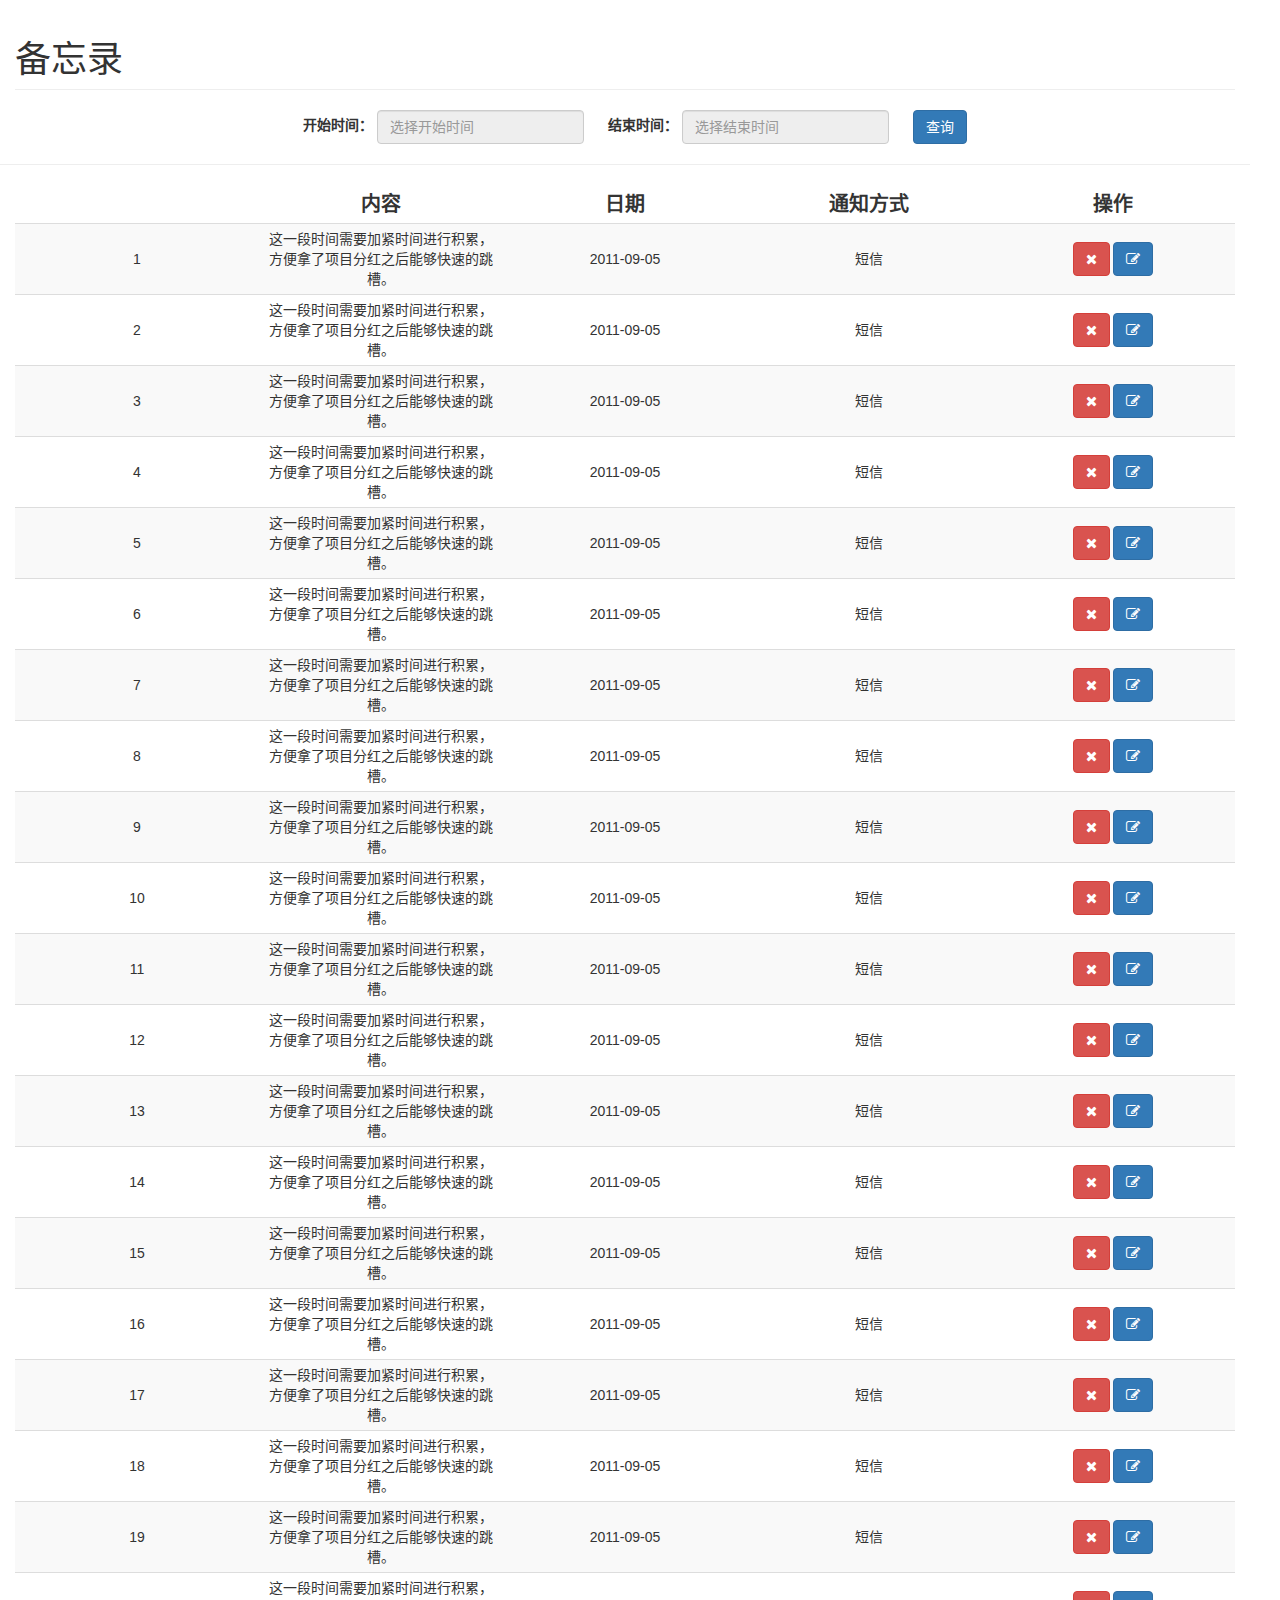
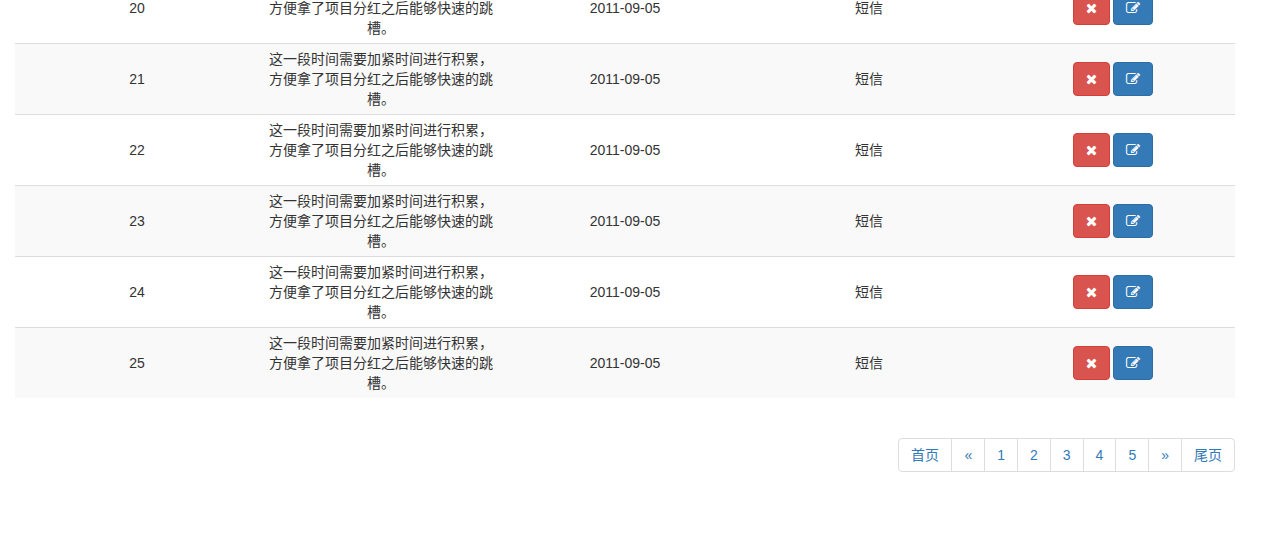
<file: CF/html/memorandum.html>
<!DOCTYPE html>
<html lang="zh-CN">
  <head>
    <meta charset="utf-8">
    <meta http-equiv="X-UA-Compatible" content="IE=edge">
    <meta name="viewport" content="width=device-width, initial-scale=1">
    <!-- 上述3个meta标签*必须*放在最前面，任何其他内容都*必须*跟随其后！ -->
    <title>备忘录</title>

    <script src="../plugins/jquery/jquery-3.2.0.min.js"></script>

    <link rel="stylesheet" href="../plugins/bootstrap-3.3.7-dist/css/bootstrap.min.css">
    <link rel="stylesheet" href="../plugins/font-awesome-4.7.0/css/font-awesome.min.css">
    <link rel="stylesheet" href="../css/memorandum.css">
  </head>
  <body>
    <div class="container-fluid">
      <!-- 标题 -->
      <div class="row">
        <div class="col-lg-12">
          <h1 class="page-header">备忘录</h1>
        </div>
      </div>

      <!-- 搜索 -->
      <div class="row form-padding">
        <form action="" class="form-inline text-center">
          <div class="form-group">
            <label for="startDate">开始时间：</label>
            <input type="text" name="startDate" id="startDate" class="form-control" placeholder="选择开始时间" readonly />
          </div>
          <div class="form-group">
            <label for="endDate">结束时间：</label>
            <input type="text" name="endDate" id="endDate" class='form-control' placeholder="选择结束时间" readonly />
          </div>
          <button type="button" class="btn btn-primary btn-duty">查询</button>
        </form>
      </div>

      <!-- chart详情 -->
      <div class="row">
        <div class="col-lg-12 table-padding">
          <table class="table table-condensed table-hover table-striped">
            <thead>
              <tr>
                <td>&nbsp;</td>
                <td>内容</td>
                <td>日期</td>
                <td>通知方式</td>
                <td>操作</td>
              </tr>
            </thead>
            <tbody> 
              <tr>
                <td>1</td>
                <td>这一段时间需要加紧时间进行积累，方便拿了项目分红之后能够快速的跳槽。</td>                
                <td>2011-09-05</td>
                <td>短信</td>
                <td>
                  <button type="button" class="btn btn-danger"><i class="fa fa-remove"></i></button>
                  <button type="button" class="btn btn-primary"><i class="fa fa-edit"></i></button>
                </td>
              </tr> 
              <tr>
                <td>2</td>
                <td>这一段时间需要加紧时间进行积累，方便拿了项目分红之后能够快速的跳槽。</td>                
                <td>2011-09-05</td>
                <td>短信</td>
                <td>
                  <button type="button" class="btn btn-danger"><i class="fa fa-remove"></i></button>
                  <button type="button" class="btn btn-primary"><i class="fa fa-edit"></i></button>
                </td>
              </tr>
              <tr>
                <td>3</td>
                <td>这一段时间需要加紧时间进行积累，方便拿了项目分红之后能够快速的跳槽。</td>                
                <td>2011-09-05</td>
                <td>短信</td>
                <td>
                  <button type="button" class="btn btn-danger"><i class="fa fa-remove"></i></button>
                  <button type="button" class="btn btn-primary"><i class="fa fa-edit"></i></button>
                </td>
              </tr>
              <tr>
                <td>4</td>
                <td>这一段时间需要加紧时间进行积累，方便拿了项目分红之后能够快速的跳槽。</td>                
                <td>2011-09-05</td>
                <td>短信</td>
                <td>
                  <button type="button" class="btn btn-danger"><i class="fa fa-remove"></i></button>
                  <button type="button" class="btn btn-primary"><i class="fa fa-edit"></i></button>
                </td>
              </tr>            
              <tr>
                <td>5</td>
                <td>这一段时间需要加紧时间进行积累，方便拿了项目分红之后能够快速的跳槽。</td>                
                <td>2011-09-05</td>
                <td>短信</td>
                <td>
                  <button type="button" class="btn btn-danger"><i class="fa fa-remove"></i></button>
                  <button type="button" class="btn btn-primary"><i class="fa fa-edit"></i></button>
                </td>
              </tr>
              <tr>
                <td>6</td>
                <td>这一段时间需要加紧时间进行积累，方便拿了项目分红之后能够快速的跳槽。</td>                
                <td>2011-09-05</td>
                <td>短信</td>
                <td>
                  <button type="button" class="btn btn-danger"><i class="fa fa-remove"></i></button>
                  <button type="button" class="btn btn-primary"><i class="fa fa-edit"></i></button>
                </td>
              </tr>
              <tr>
                <td>7</td>
                <td>这一段时间需要加紧时间进行积累，方便拿了项目分红之后能够快速的跳槽。</td>                
                <td>2011-09-05</td>
                <td>短信</td>
                <td>
                  <button type="button" class="btn btn-danger"><i class="fa fa-remove"></i></button>
                  <button type="button" class="btn btn-primary"><i class="fa fa-edit"></i></button>
                </td>
              </tr>
              <tr>
                <td>8</td>
                <td>这一段时间需要加紧时间进行积累，方便拿了项目分红之后能够快速的跳槽。</td>                
                <td>2011-09-05</td>
                <td>短信</td>
                <td>
                  <button type="button" class="btn btn-danger"><i class="fa fa-remove"></i></button>
                  <button type="button" class="btn btn-primary"><i class="fa fa-edit"></i></button>
                </td>
              </tr>
              <tr>
                <td>9</td>
                <td>这一段时间需要加紧时间进行积累，方便拿了项目分红之后能够快速的跳槽。</td>                
                <td>2011-09-05</td>
                <td>短信</td>
                <td>
                  <button type="button" class="btn btn-danger"><i class="fa fa-remove"></i></button>
                  <button type="button" class="btn btn-primary"><i class="fa fa-edit"></i></button>
                </td>
              </tr>
              <tr>
                <td>10</td>
                <td>这一段时间需要加紧时间进行积累，方便拿了项目分红之后能够快速的跳槽。</td>                
                <td>2011-09-05</td>
                <td>短信</td>
                <td>
                  <button type="button" class="btn btn-danger"><i class="fa fa-remove"></i></button>
                  <button type="button" class="btn btn-primary"><i class="fa fa-edit"></i></button>
                </td>
              </tr>
              <tr>
                <td>11</td>
                <td>这一段时间需要加紧时间进行积累，方便拿了项目分红之后能够快速的跳槽。</td>                
                <td>2011-09-05</td>
                <td>短信</td>
                <td>
                  <button type="button" class="btn btn-danger"><i class="fa fa-remove"></i></button>
                  <button type="button" class="btn btn-primary"><i class="fa fa-edit"></i></button>
                </td>
              </tr>
              <tr>
                <td>12</td>
                <td>这一段时间需要加紧时间进行积累，方便拿了项目分红之后能够快速的跳槽。</td>                
                <td>2011-09-05</td>
                <td>短信</td>
                <td>
                  <button type="button" class="btn btn-danger"><i class="fa fa-remove"></i></button>
                  <button type="button" class="btn btn-primary"><i class="fa fa-edit"></i></button>
                </td>
              </tr>
              <tr>
                <td>13</td>
                <td>这一段时间需要加紧时间进行积累，方便拿了项目分红之后能够快速的跳槽。</td>                
                <td>2011-09-05</td>
                <td>短信</td>
                <td>
                  <button type="button" class="btn btn-danger"><i class="fa fa-remove"></i></button>
                  <button type="button" class="btn btn-primary"><i class="fa fa-edit"></i></button>
                </td>
              </tr>
              <tr>
                <td>14</td>
                <td>这一段时间需要加紧时间进行积累，方便拿了项目分红之后能够快速的跳槽。</td>                
                <td>2011-09-05</td>
                <td>短信</td>
                <td>
                  <button type="button" class="btn btn-danger"><i class="fa fa-remove"></i></button>
                  <button type="button" class="btn btn-primary"><i class="fa fa-edit"></i></button>
                </td>
              </tr>
              <tr>
                <td>15</td>
                <td>这一段时间需要加紧时间进行积累，方便拿了项目分红之后能够快速的跳槽。</td>                
                <td>2011-09-05</td>
                <td>短信</td>
                <td>
                  <button type="button" class="btn btn-danger"><i class="fa fa-remove"></i></button>
                  <button type="button" class="btn btn-primary"><i class="fa fa-edit"></i></button>
                </td>
              </tr>
              <tr>
                <td>16</td>
                <td>这一段时间需要加紧时间进行积累，方便拿了项目分红之后能够快速的跳槽。</td>                
                <td>2011-09-05</td>
                <td>短信</td>
                <td>
                  <button type="button" class="btn btn-danger"><i class="fa fa-remove"></i></button>
                  <button type="button" class="btn btn-primary"><i class="fa fa-edit"></i></button>
                </td>
              </tr>
              <tr>
                <td>17</td>
                <td>这一段时间需要加紧时间进行积累，方便拿了项目分红之后能够快速的跳槽。</td>                
                <td>2011-09-05</td>
                <td>短信</td>
                <td>
                  <button type="button" class="btn btn-danger"><i class="fa fa-remove"></i></button>
                  <button type="button" class="btn btn-primary"><i class="fa fa-edit"></i></button>
                </td>
              </tr>
              <tr>
                <td>18</td>
                <td>这一段时间需要加紧时间进行积累，方便拿了项目分红之后能够快速的跳槽。</td>                
                <td>2011-09-05</td>
                <td>短信</td>
                <td>
                  <button type="button" class="btn btn-danger"><i class="fa fa-remove"></i></button>
                  <button type="button" class="btn btn-primary"><i class="fa fa-edit"></i></button>
                </td>
              </tr>
              <tr>
                <td>19</td>
                <td>这一段时间需要加紧时间进行积累，方便拿了项目分红之后能够快速的跳槽。</td>                
                <td>2011-09-05</td>
                <td>短信</td>
                <td>
                  <button type="button" class="btn btn-danger"><i class="fa fa-remove"></i></button>
                  <button type="button" class="btn btn-primary"><i class="fa fa-edit"></i></button>
                </td>
              </tr>
              <tr>
                <td>20</td>
                <td>这一段时间需要加紧时间进行积累，方便拿了项目分红之后能够快速的跳槽。</td>                
                <td>2011-09-05</td>
                <td>短信</td>
                <td>
                  <button type="button" class="btn btn-danger"><i class="fa fa-remove"></i></button>
                  <button type="button" class="btn btn-primary"><i class="fa fa-edit"></i></button>
                </td>
              </tr>
              <tr>
                <td>21</td>
                <td>这一段时间需要加紧时间进行积累，方便拿了项目分红之后能够快速的跳槽。</td>                
                <td>2011-09-05</td>
                <td>短信</td>
                <td>
                  <button type="button" class="btn btn-danger"><i class="fa fa-remove"></i></button>
                  <button type="button" class="btn btn-primary"><i class="fa fa-edit"></i></button>
                </td>
              </tr>
              <tr>
                <td>22</td>
                <td>这一段时间需要加紧时间进行积累，方便拿了项目分红之后能够快速的跳槽。</td>                
                <td>2011-09-05</td>
                <td>短信</td>
                <td>
                  <button type="button" class="btn btn-danger"><i class="fa fa-remove"></i></button>
                  <button type="button" class="btn btn-primary"><i class="fa fa-edit"></i></button>
                </td>
              </tr>
              <tr>
                <td>23</td>
                <td>这一段时间需要加紧时间进行积累，方便拿了项目分红之后能够快速的跳槽。</td>                
                <td>2011-09-05</td>
                <td>短信</td>
                <td>
                  <button type="button" class="btn btn-danger"><i class="fa fa-remove"></i></button>
                  <button type="button" class="btn btn-primary"><i class="fa fa-edit"></i></button>
                </td>
              </tr>
              <tr>
                <td>24</td>
                <td>这一段时间需要加紧时间进行积累，方便拿了项目分红之后能够快速的跳槽。</td>                
                <td>2011-09-05</td>
                <td>短信</td>
                <td>
                  <button type="button" class="btn btn-danger"><i class="fa fa-remove"></i></button>
                  <button type="button" class="btn btn-primary"><i class="fa fa-edit"></i></button>
                </td>
              </tr>
              <tr>
                <td>25</td>
                <td>这一段时间需要加紧时间进行积累，方便拿了项目分红之后能够快速的跳槽。</td>                
                <td>2011-09-05</td>
                <td>短信</td>
                <td>
                  <button type="button" class="btn btn-danger"><i class="fa fa-remove"></i></button>
                  <button type="button" class="btn btn-primary"><i class="fa fa-edit"></i></button>
                </td>
              </tr>
            </tbody>
          </table>
        </div>
      </div>

      <div class="row">
        <div class="col-lg-12">
          <nav aria-label="Page navigation">
            <ul class="pagination pull-right">
              <li>
                <a href="#">首页</a>
              </li>
              <li>
                <a href="#" aria-label="Previous">
                  <span aria-hidden="true">&laquo;</span>
                </a>
              </li>
              <li><a href="#">1</a></li>
              <li><a href="#">2</a></li>
              <li><a href="#">3</a></li>
              <li><a href="#">4</a></li>
              <li><a href="#">5</a></li>
              <li>
                <a href="#" aria-label="Next">
                  <span aria-hidden="true">&raquo;</span>
                </a>
              </li>
              <li>
                <a href="#">尾页</a>
              </li>
            </ul>
          </nav>
        </div>
      </div>
    </div>


    <script src="../plugins/bootstrap-3.3.7-dist/js/bootstrap.min.js"></script>
    <script src="../plugins/datetimepicker/bootstrap-datetimepicker.min.js"></script>
    <script src="../plugins/datetimepicker/bootstrap-datetimepicker.zh-CN.js"></script>
    <script type="text/javascript">
      var options = {
          format: 'yyyy-mm-dd',
          autoclose: true,
          minView: 2,
          endDate: new Date(new Date().getTime()-24*60*60*1000),
          language: "zh-CN"
      };
      $("#startDate").datetimepicker(options);
      $("#endDate").datetimepicker(options);
    </script>
  </body>
</html>
</file>
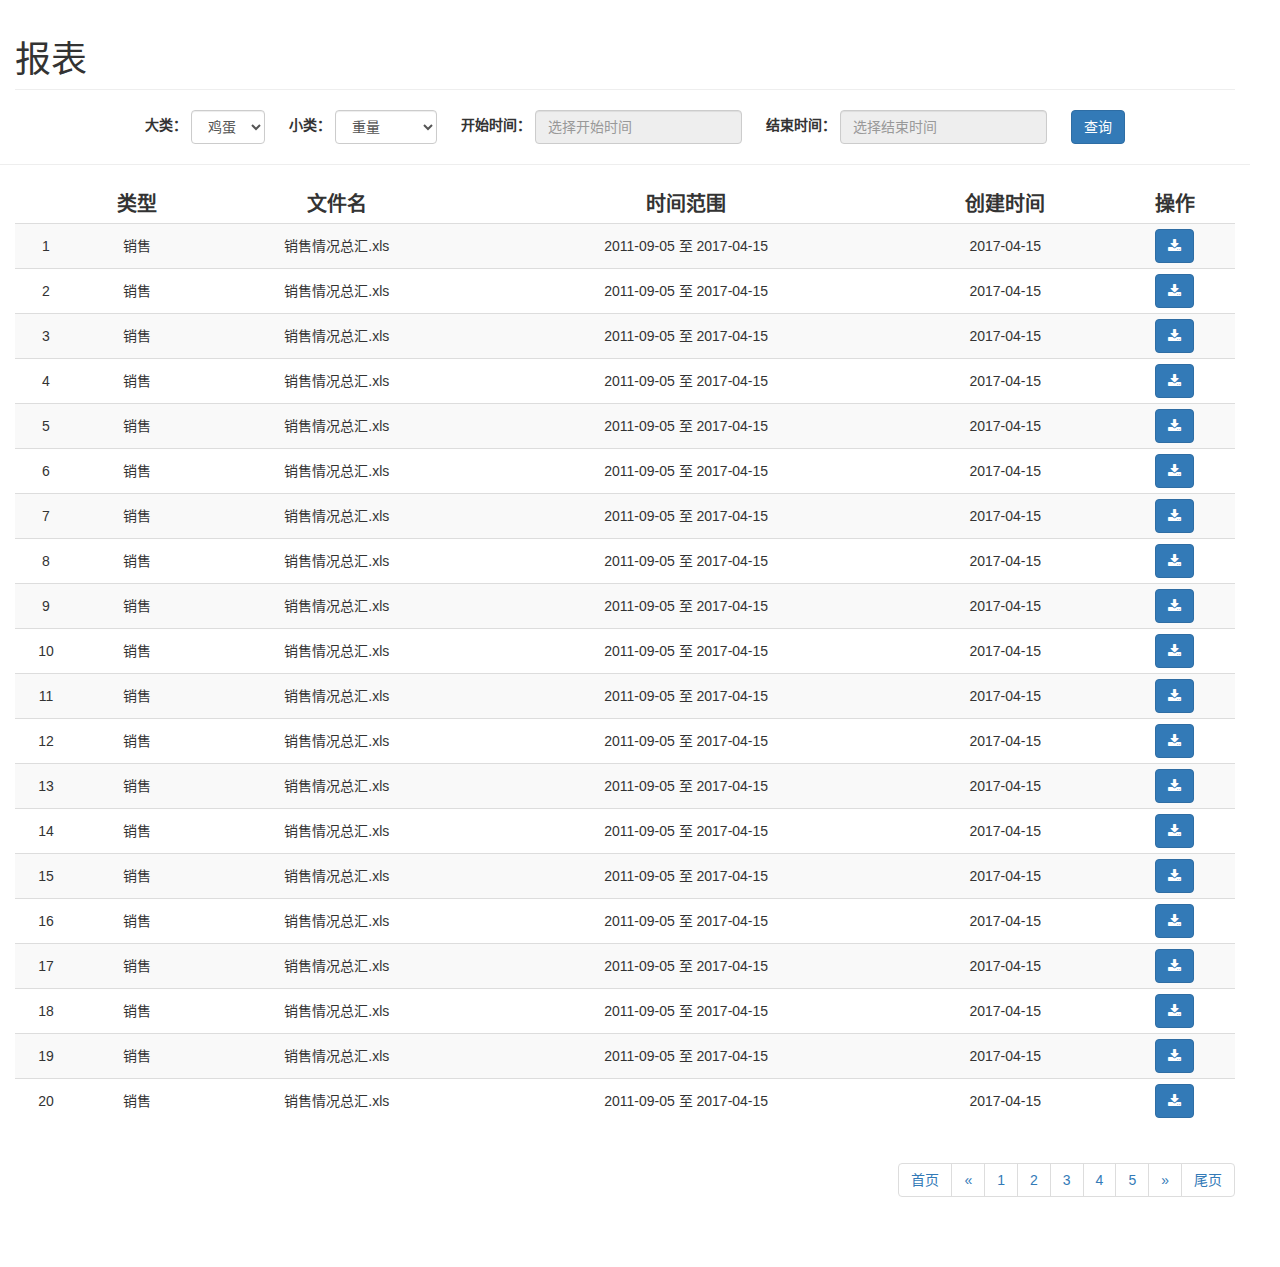
<file: CF/html/report.html>
<!DOCTYPE html>
<html lang="zh-CN">
  <head>
    <meta charset="utf-8">
    <meta http-equiv="X-UA-Compatible" content="IE=edge">
    <meta name="viewport" content="width=device-width, initial-scale=1">
    <!-- 上述3个meta标签*必须*放在最前面，任何其他内容都*必须*跟随其后！ -->
    <title>查询数据</title>
    
    <script src="../plugins/jquery/jquery-3.2.0.min.js"></script>

    <link href="../plugins/bootstrap-3.3.7-dist/css/bootstrap.min.css" rel="stylesheet">
    <link href="../plugins/font-awesome-4.7.0/css/font-awesome.min.css" rel="stylesheet" type="text/css">
    <link rel="stylesheet" href="../css/report.css">
  </head>
  <body>
    <div class="container-fluid">
      <!-- 标题 -->
      <div class="row">
        <div class="col-lg-12">
          <h1 class="page-header">报表</h1>
        </div>
      </div>

      <!-- 搜索 -->
      <div class="row form-padding">
        <form action="" class="form-inline text-center">
          <input type="hidden" name="category" value="" />
          <div class="form-group">
            <label for="classify">大类：</label>
            <select name="classify" id="classify" class="form-control">
              <option value="">鸡蛋</option>
              <option value="">鸡房</option>
              <option value="">日常</option>
            </select>
          </div>
          <div class="form-group">
            <label for="category">小类：</label>
            <select name="category" id="category" class="form-control">
              <option value="">重量</option>
              <option value="">单价</option>
              <option value="">收入</option>
              <option value="">死亡</option>
              <option value="">欠款</option>
              <option value="">还款</option>
              <option value="">饲料</option>
              <option value="">疫苗</option>
              <option value="">房租</option>
              <option value="">鸡屎</option>
              <option value="">药物</option>
              <option value="">设备维护</option>
              <option value="">水费</option>
              <option value="">电费</option>
              <option value="">网费</option>
              <option value="">话费</option>
              <option value="">油费</option>
              <option value="">网购</option>
              <option value="">教育</option>
              <option value="">菜米油盐</option>
            </select>
          </div>
          <div class="form-group">
            <label for="startDate">开始时间：</label>
            <input type="text" name="startDate" id="startDate" class="form-control" placeholder="选择开始时间" readonly />
          </div>
          <div class="form-group">
            <label for="endDate">结束时间：</label>
            <input type="text" name="endDate" id="endDate" class='form-control' placeholder="选择结束时间" readonly />
          </div>
          <button type="button" class="btn btn-primary btn-duty">查询</button>
        </form>
      </div>

      <!-- chart详情 -->
      <div class="row">
        <div class="col-lg-12 table-padding">
          <table class="table table-condensed table-hover table-striped">
            <thead>
              <tr>
                <td>&nbsp;</td>
                <td>类型</td>
                <td>文件名</td>
                <td>时间范围</td>
                <td>创建时间</td>
                <td>操作</td>
              </tr>
            </thead>
            <tbody>
              <tr>
                <td>1</td>
                <td>销售</td>
                <td>销售情况总汇.xls</td>
                <td>2011-09-05 至 2017-04-15</td>
                <td>2017-04-15</td>
                <td>
                  <button type="button" class="btn btn-primary"><i class="fa fa-download"></i></button>
                </td>
              </tr>
              <tr>
                <td>2</td>
                <td>销售</td>
                <td>销售情况总汇.xls</td>
                <td>2011-09-05 至 2017-04-15</td>
                <td>2017-04-15</td>
                <td>
                  <button type="button" class="btn btn-primary"><i class="fa fa-download"></i></button>
                </td>
              </tr>
              <tr>
                <td>3</td>
                <td>销售</td>
                <td>销售情况总汇.xls</td>
                <td>2011-09-05 至 2017-04-15</td>
                <td>2017-04-15</td>
                <td>
                  <button type="button" class="btn btn-primary"><i class="fa fa-download"></i></button>
                </td>
              </tr>
              <tr>
                <td>4</td>
                <td>销售</td>
                <td>销售情况总汇.xls</td>
                <td>2011-09-05 至 2017-04-15</td>
                <td>2017-04-15</td>
                <td>
                  <button type="button" class="btn btn-primary"><i class="fa fa-download"></i></button>
                </td>
              </tr>
              <tr>
                <td>5</td>
                <td>销售</td>
                <td>销售情况总汇.xls</td>
                <td>2011-09-05 至 2017-04-15</td>
                <td>2017-04-15</td>
                <td>
                  <button type="button" class="btn btn-primary"><i class="fa fa-download"></i></button>
                </td>
              </tr>
              <tr>
                <td>6</td>
                <td>销售</td>
                <td>销售情况总汇.xls</td>
                <td>2011-09-05 至 2017-04-15</td>
                <td>2017-04-15</td>
                <td>
                  <button type="button" class="btn btn-primary"><i class="fa fa-download"></i></button>
                </td>
              </tr>
              <tr>
                <td>7</td>
                <td>销售</td>
                <td>销售情况总汇.xls</td>
                <td>2011-09-05 至 2017-04-15</td>
                <td>2017-04-15</td>
                <td>
                  <button type="button" class="btn btn-primary"><i class="fa fa-download"></i></button>
                </td>
              </tr>
              <tr>
                <td>8</td>
                <td>销售</td>
                <td>销售情况总汇.xls</td>
                <td>2011-09-05 至 2017-04-15</td>
                <td>2017-04-15</td>
                <td>
                  <button type="button" class="btn btn-primary"><i class="fa fa-download"></i></button>
                </td>
              </tr>
              <tr>
                <td>9</td>
                <td>销售</td>
                <td>销售情况总汇.xls</td>
                <td>2011-09-05 至 2017-04-15</td>
                <td>2017-04-15</td>
                <td>
                  <button type="button" class="btn btn-primary"><i class="fa fa-download"></i></button>
                </td>
              </tr>
              <tr>
                <td>10</td>
                <td>销售</td>
                <td>销售情况总汇.xls</td>
                <td>2011-09-05 至 2017-04-15</td>
                <td>2017-04-15</td>
                <td>
                  <button type="button" class="btn btn-primary"><i class="fa fa-download"></i></button>
                </td>
              </tr>
              <tr>
                <td>11</td>
                <td>销售</td>
                <td>销售情况总汇.xls</td>
                <td>2011-09-05 至 2017-04-15</td>
                <td>2017-04-15</td>
                <td>
                  <button type="button" class="btn btn-primary"><i class="fa fa-download"></i></button>
                </td>
              </tr>
              <tr>
                <td>12</td>
                <td>销售</td>
                <td>销售情况总汇.xls</td>
                <td>2011-09-05 至 2017-04-15</td>
                <td>2017-04-15</td>
                <td>
                  <button type="button" class="btn btn-primary"><i class="fa fa-download"></i></button>
                </td>
              </tr>
              <tr>
                <td>13</td>
                <td>销售</td>
                <td>销售情况总汇.xls</td>
                <td>2011-09-05 至 2017-04-15</td>
                <td>2017-04-15</td>
                <td>
                  <button type="button" class="btn btn-primary"><i class="fa fa-download"></i></button>
                </td>
              </tr>
              <tr>
                <td>14</td>
                <td>销售</td>
                <td>销售情况总汇.xls</td>
                <td>2011-09-05 至 2017-04-15</td>
                <td>2017-04-15</td>
                <td>
                  <button type="button" class="btn btn-primary"><i class="fa fa-download"></i></button>
                </td>
              </tr>
              <tr>
                <td>15</td>
                <td>销售</td>
                <td>销售情况总汇.xls</td>
                <td>2011-09-05 至 2017-04-15</td>
                <td>2017-04-15</td>
                <td>
                  <button type="button" class="btn btn-primary"><i class="fa fa-download"></i></button>
                </td>
              </tr>
              <tr>
                <td>16</td>
                <td>销售</td>
                <td>销售情况总汇.xls</td>
                <td>2011-09-05 至 2017-04-15</td>
                <td>2017-04-15</td>
                <td>
                  <button type="button" class="btn btn-primary"><i class="fa fa-download"></i></button>
                </td>
              </tr>
              <tr>
                <td>17</td>
                <td>销售</td>
                <td>销售情况总汇.xls</td>
                <td>2011-09-05 至 2017-04-15</td>
                <td>2017-04-15</td>
                <td>
                  <button type="button" class="btn btn-primary"><i class="fa fa-download"></i></button>
                </td>
              </tr>
              <tr>
                <td>18</td>
                <td>销售</td>
                <td>销售情况总汇.xls</td>
                <td>2011-09-05 至 2017-04-15</td>
                <td>2017-04-15</td>
                <td>
                  <button type="button" class="btn btn-primary"><i class="fa fa-download"></i></button>
                </td>
              </tr>
              <tr>
                <td>19</td>
                <td>销售</td>
                <td>销售情况总汇.xls</td>
                <td>2011-09-05 至 2017-04-15</td>
                <td>2017-04-15</td>
                <td>
                  <button type="button" class="btn btn-primary"><i class="fa fa-download"></i></button>
                </td>
              </tr>
              <tr>
                <td>20</td>
                <td>销售</td>
                <td>销售情况总汇.xls</td>
                <td>2011-09-05 至 2017-04-15</td>
                <td>2017-04-15</td>
                <td>
                  <button type="button" class="btn btn-primary"><i class="fa fa-download"></i></button>
                </td>
              </tr>
              
            </tbody>
          </table>
        </div>
      </div>

      <div class="row">
        <div class="col-lg-12">
          <nav aria-label="Page navigation">
            <ul class="pagination pull-right">
              <li>
                <a href="#">首页</a>
              </li>
              <li>
                <a href="#" aria-label="Previous">
                  <span aria-hidden="true">&laquo;</span>
                </a>
              </li>
              <li><a href="#">1</a></li>
              <li><a href="#">2</a></li>
              <li><a href="#">3</a></li>
              <li><a href="#">4</a></li>
              <li><a href="#">5</a></li>
              <li>
                <a href="#" aria-label="Next">
                  <span aria-hidden="true">&raquo;</span>
                </a>
              </li>
              <li>
                <a href="#">尾页</a>
              </li>
            </ul>
          </nav>
        </div>
      </div>
    </div>
    



    <script src="../plugins/bootstrap-3.3.7-dist/js/bootstrap.min.js"></script>
    <script src="../plugins/datetimepicker/bootstrap-datetimepicker.min.js"></script>
    <script src="../plugins/datetimepicker/bootstrap-datetimepicker.zh-CN.js"></script>
    <script type="text/javascript">
      var options = {
          format: 'yyyy-mm-dd',
          autoclose: true,
          minView: 2,
          endDate: new Date(new Date().getTime()-24*60*60*1000),
          language: "zh-CN"
      };
      $("#startDate").datetimepicker(options);
      $("#endDate").datetimepicker(options);
    </script>
  </body>
</html>
</file>
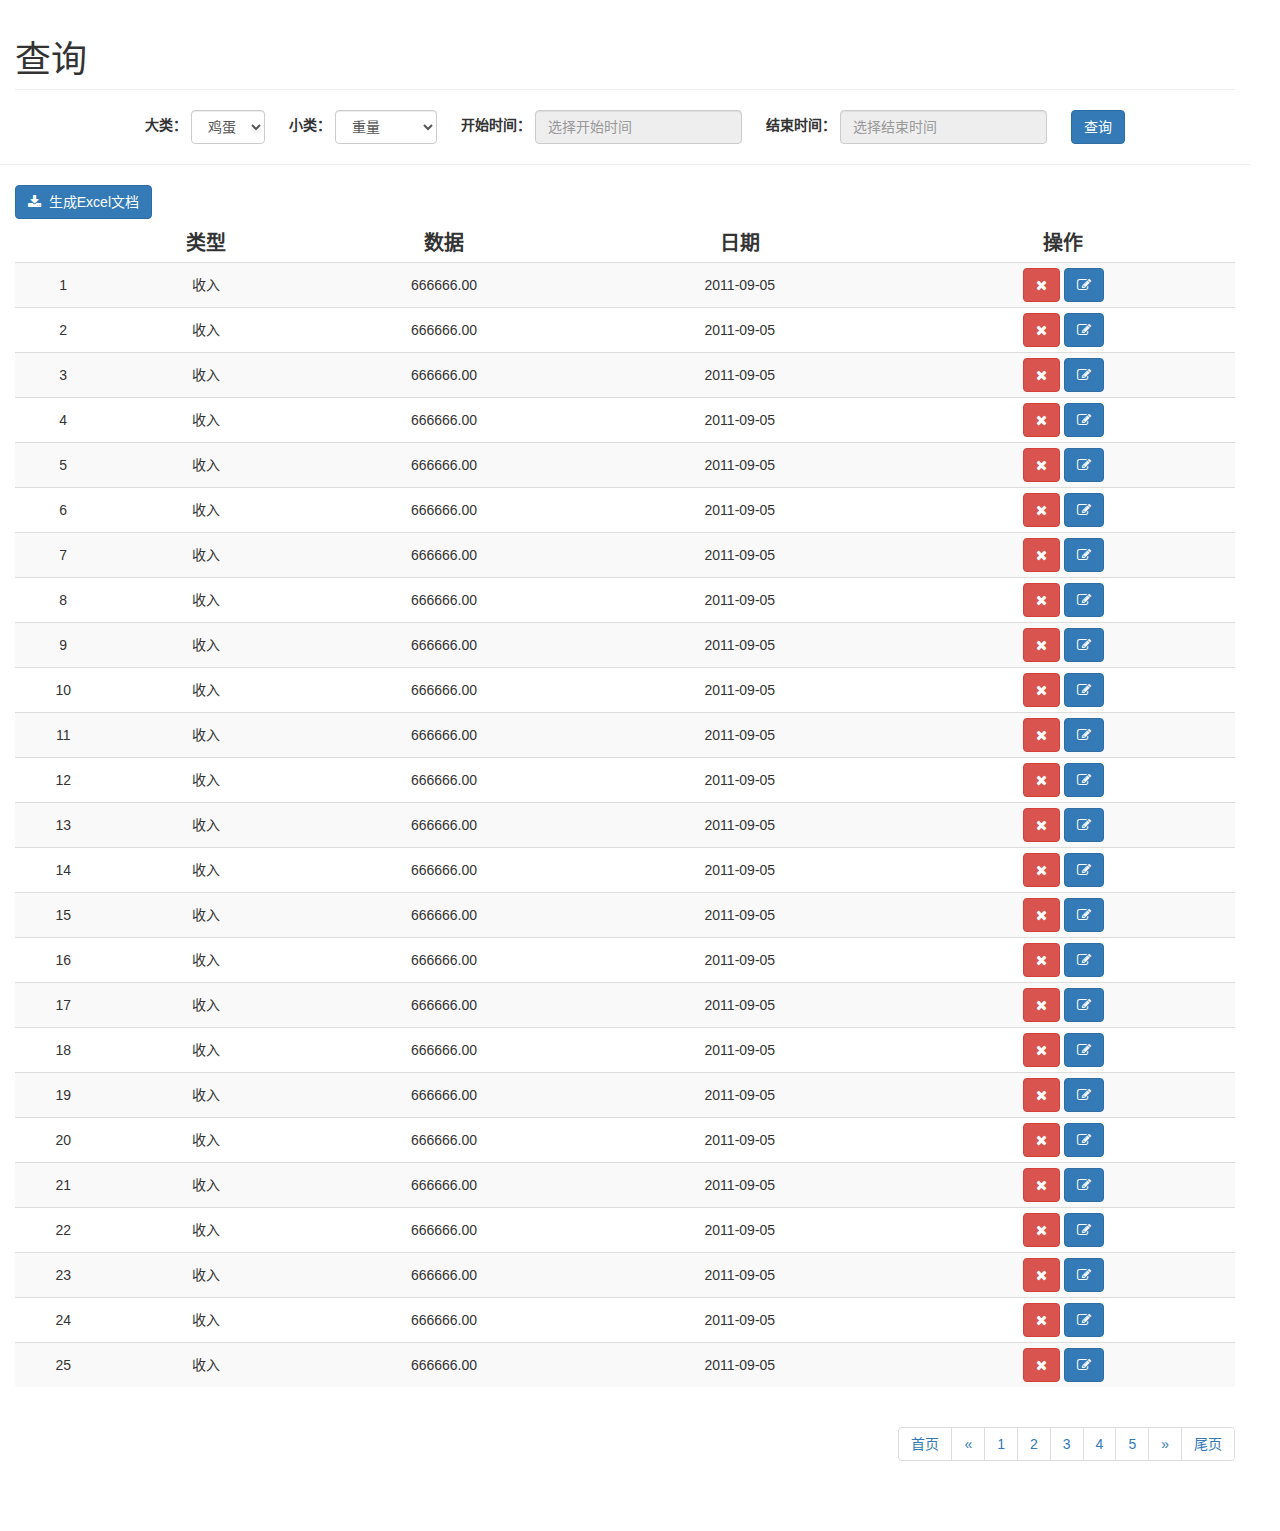
<file: CF/html/search.html>
<!DOCTYPE html>
<html lang="zh-CN">
  <head>
    <meta charset="utf-8">
    <meta http-equiv="X-UA-Compatible" content="IE=edge">
    <meta name="viewport" content="width=device-width, initial-scale=1">
    <!-- 上述3个meta标签*必须*放在最前面，任何其他内容都*必须*跟随其后！ -->
    <title>查询数据</title>
    
    <script src="../plugins/jquery/jquery-3.2.0.min.js"></script>

    <link href="../plugins/bootstrap-3.3.7-dist/css/bootstrap.min.css" rel="stylesheet">
    <link href="../plugins/font-awesome-4.7.0/css/font-awesome.min.css" rel="stylesheet" type="text/css">
    <link rel="stylesheet" href="../css/search.css">
  </head>
  <body>
    <div class="container-fluid">
      <!-- 标题 -->
      <div class="row">
        <div class="col-lg-12">
          <h1 class="page-header">查询</h1>
        </div>
      </div>

      <!-- 搜索 -->
      <div class="row form-padding">
        <form action="" class="form-inline text-center">
          <input type="hidden" name="category" value="" />
          <div class="form-group">
            <label for="classify">大类：</label>
            <select name="classify" id="classify" class="form-control">
              <option value="">鸡蛋</option>
              <option value="">鸡房</option>
              <option value="">日常</option>
            </select>
          </div>
          <div class="form-group">
            <label for="category">小类：</label>
            <select name="category" id="category" class="form-control">
              <option value="">重量</option>
              <option value="">单价</option>
              <option value="">收入</option>
              <option value="">死亡</option>
              <option value="">欠款</option>
              <option value="">还款</option>
              <option value="">饲料</option>
              <option value="">疫苗</option>
              <option value="">房租</option>
              <option value="">鸡屎</option>
              <option value="">药物</option>
              <option value="">设备维护</option>
              <option value="">水费</option>
              <option value="">电费</option>
              <option value="">网费</option>
              <option value="">话费</option>
              <option value="">油费</option>
              <option value="">网购</option>
              <option value="">教育</option>
              <option value="">菜米油盐</option>
            </select>
          </div>
          <div class="form-group">
            <label for="startDate">开始时间：</label>
            <input type="text" name="startDate" id="startDate" class="form-control" placeholder="选择开始时间" readonly />
          </div>
          <div class="form-group">
            <label for="endDate">结束时间：</label>
            <input type="text" name="endDate" id="endDate" class='form-control' placeholder="选择结束时间" readonly />
          </div>
          <button type="button" class="btn btn-primary btn-duty">查询</button>
        </form>
      </div>

      <!-- chart详情 -->
      <div class="row">
        <div class="col-lg-12 table-padding">
          <div class="text-left btn-download">
            <button type="button" class="btn btn-primary"><i class="fa fa-download"></i>&nbsp;&nbsp;<span>生成Excel文档</span></button>
          </div>
          <table class="table table-condensed table-hover table-striped">
            <thead>
              <tr>
                <td>&nbsp;</td>
                <td>类型</td>
                <td>数据</td>
                <td>日期</td>
                <td>操作</td>
              </tr>
            </thead>
            <tbody>
              <tr>
                <td>1</td>
                <td>收入</td>
                <td>666666.00</td>
                <td>2011-09-05</td>
                <td>
                  <button type="button" class="btn btn-danger"><i class="fa fa-remove"></i></button>
                  <button type="button" class="btn btn-primary"><i class="fa fa-edit"></i></button>
                </td>
              </tr>
              <tr>
                <td>2</td>
                <td>收入</td>
                <td>666666.00</td>
                <td>2011-09-05</td>
                <td>
                  <button type="button" class="btn btn-danger"><i class="fa fa-remove"></i></button>
                  <button type="button" class="btn btn-primary"><i class="fa fa-edit"></i></button>
                </td>
              </tr>
              <tr>
                <td>3</td>
                <td>收入</td>
                <td>666666.00</td>
                <td>2011-09-05</td>
                <td>
                  <button type="button" class="btn btn-danger"><i class="fa fa-remove"></i></button>
                  <button type="button" class="btn btn-primary"><i class="fa fa-edit"></i></button>
                </td>
              </tr>
              <tr>
                <td>4</td>
                <td>收入</td>
                <td>666666.00</td>
                <td>2011-09-05</td>
                <td>
                  <button type="button" class="btn btn-danger"><i class="fa fa-remove"></i></button>
                  <button type="button" class="btn btn-primary"><i class="fa fa-edit"></i></button>
                </td>
              </tr>
              <tr>
                <td>5</td>
                <td>收入</td>
                <td>666666.00</td>
                <td>2011-09-05</td>
                <td>
                  <button type="button" class="btn btn-danger"><i class="fa fa-remove"></i></button>
                  <button type="button" class="btn btn-primary"><i class="fa fa-edit"></i></button>
                </td>
              </tr>
              <tr>
                <td>6</td>
                <td>收入</td>
                <td>666666.00</td>
                <td>2011-09-05</td>
                <td>
                  <button type="button" class="btn btn-danger"><i class="fa fa-remove"></i></button>
                  <button type="button" class="btn btn-primary"><i class="fa fa-edit"></i></button>
                </td>
              </tr>
              <tr>
                <td>7</td>
                <td>收入</td>
                <td>666666.00</td>
                <td>2011-09-05</td>
                <td>
                  <button type="button" class="btn btn-danger"><i class="fa fa-remove"></i></button>
                  <button type="button" class="btn btn-primary"><i class="fa fa-edit"></i></button>
                </td>
              </tr>
              <tr>
                <td>8</td>
                <td>收入</td>
                <td>666666.00</td>
                <td>2011-09-05</td>
                <td>
                  <button type="button" class="btn btn-danger"><i class="fa fa-remove"></i></button>
                  <button type="button" class="btn btn-primary"><i class="fa fa-edit"></i></button>
                </td>
              </tr>
              <tr>
                <td>9</td>
                <td>收入</td>
                <td>666666.00</td>
                <td>2011-09-05</td>
                <td>
                  <button type="button" class="btn btn-danger"><i class="fa fa-remove"></i></button>
                  <button type="button" class="btn btn-primary"><i class="fa fa-edit"></i></button>
                </td>
              </tr>
              <tr>
                <td>10</td>
                <td>收入</td>
                <td>666666.00</td>
                <td>2011-09-05</td>
                <td>
                  <button type="button" class="btn btn-danger"><i class="fa fa-remove"></i></button>
                  <button type="button" class="btn btn-primary"><i class="fa fa-edit"></i></button>
                </td>
              </tr>
              <tr>
                <td>11</td>
                <td>收入</td>
                <td>666666.00</td>
                <td>2011-09-05</td>
                <td>
                  <button type="button" class="btn btn-danger"><i class="fa fa-remove"></i></button>
                  <button type="button" class="btn btn-primary"><i class="fa fa-edit"></i></button>
                </td>
              </tr>
              <tr>
                <td>12</td>
                <td>收入</td>
                <td>666666.00</td>
                <td>2011-09-05</td>
                <td>
                  <button type="button" class="btn btn-danger"><i class="fa fa-remove"></i></button>
                  <button type="button" class="btn btn-primary"><i class="fa fa-edit"></i></button>
                </td>
              </tr>
              <tr>
                <td>13</td>
                <td>收入</td>
                <td>666666.00</td>
                <td>2011-09-05</td>
                <td>
                  <button type="button" class="btn btn-danger"><i class="fa fa-remove"></i></button>
                  <button type="button" class="btn btn-primary"><i class="fa fa-edit"></i></button>
                </td>
              </tr>
              <tr>
                <td>14</td>
                <td>收入</td>
                <td>666666.00</td>
                <td>2011-09-05</td>
                <td>
                  <button type="button" class="btn btn-danger"><i class="fa fa-remove"></i></button>
                  <button type="button" class="btn btn-primary"><i class="fa fa-edit"></i></button>
                </td>
              </tr>
              <tr>
                <td>15</td>
                <td>收入</td>
                <td>666666.00</td>
                <td>2011-09-05</td>
                <td>
                  <button type="button" class="btn btn-danger"><i class="fa fa-remove"></i></button>
                  <button type="button" class="btn btn-primary"><i class="fa fa-edit"></i></button>
                </td>
              </tr>
              <tr>
                <td>16</td>
                <td>收入</td>
                <td>666666.00</td>
                <td>2011-09-05</td>
                <td>
                  <button type="button" class="btn btn-danger"><i class="fa fa-remove"></i></button>
                  <button type="button" class="btn btn-primary"><i class="fa fa-edit"></i></button>
                </td>
              </tr>
              <tr>
                <td>17</td>
                <td>收入</td>
                <td>666666.00</td>
                <td>2011-09-05</td>
                <td>
                  <button type="button" class="btn btn-danger"><i class="fa fa-remove"></i></button>
                  <button type="button" class="btn btn-primary"><i class="fa fa-edit"></i></button>
                </td>
              </tr>
              <tr>
                <td>18</td>
                <td>收入</td>
                <td>666666.00</td>
                <td>2011-09-05</td>
                <td>
                  <button type="button" class="btn btn-danger"><i class="fa fa-remove"></i></button>
                  <button type="button" class="btn btn-primary"><i class="fa fa-edit"></i></button>
                </td>
              </tr>
              <tr>
                <td>19</td>
                <td>收入</td>
                <td>666666.00</td>
                <td>2011-09-05</td>
                <td>
                  <button type="button" class="btn btn-danger"><i class="fa fa-remove"></i></button>
                  <button type="button" class="btn btn-primary"><i class="fa fa-edit"></i></button>
                </td>
              </tr>
              <tr>
                <td>20</td>
                <td>收入</td>
                <td>666666.00</td>
                <td>2011-09-05</td>
                <td>
                  <button type="button" class="btn btn-danger"><i class="fa fa-remove"></i></button>
                  <button type="button" class="btn btn-primary"><i class="fa fa-edit"></i></button>
                </td>
              </tr>
              <tr>
                <td>21</td>
                <td>收入</td>
                <td>666666.00</td>
                <td>2011-09-05</td>
                <td>
                  <button type="button" class="btn btn-danger"><i class="fa fa-remove"></i></button>
                  <button type="button" class="btn btn-primary"><i class="fa fa-edit"></i></button>
                </td>
              </tr>
              <tr>
                <td>22</td>
                <td>收入</td>
                <td>666666.00</td>
                <td>2011-09-05</td>
                <td>
                  <button type="button" class="btn btn-danger"><i class="fa fa-remove"></i></button>
                  <button type="button" class="btn btn-primary"><i class="fa fa-edit"></i></button>
                </td>
              </tr>
              <tr>
                <td>23</td>
                <td>收入</td>
                <td>666666.00</td>
                <td>2011-09-05</td>
                <td>
                  <button type="button" class="btn btn-danger"><i class="fa fa-remove"></i></button>
                  <button type="button" class="btn btn-primary"><i class="fa fa-edit"></i></button>
                </td>
              </tr>
              <tr>
                <td>24</td>
                <td>收入</td>
                <td>666666.00</td>
                <td>2011-09-05</td>
                <td>
                  <button type="button" class="btn btn-danger"><i class="fa fa-remove"></i></button>
                  <button type="button" class="btn btn-primary"><i class="fa fa-edit"></i></button>
                </td>
              </tr>
              <tr>
                <td>25</td>
                <td>收入</td>
                <td>666666.00</td>
                <td>2011-09-05</td>
                <td>
                  <button type="button" class="btn btn-danger"><i class="fa fa-remove"></i></button>
                  <button type="button" class="btn btn-primary"><i class="fa fa-edit"></i></button>
                </td>
              </tr>
            </tbody>
          </table>
        </div>
      </div>

      <div class="row">
        <div class="col-lg-12">
          <nav aria-label="Page navigation">
            <ul class="pagination pull-right">
              <li>
                <a href="#">首页</a>
              </li>
              <li>
                <a href="#" aria-label="Previous">
                  <span aria-hidden="true">&laquo;</span>
                </a>
              </li>
              <li><a href="#">1</a></li>
              <li><a href="#">2</a></li>
              <li><a href="#">3</a></li>
              <li><a href="#">4</a></li>
              <li><a href="#">5</a></li>
              <li>
                <a href="#" aria-label="Next">
                  <span aria-hidden="true">&raquo;</span>
                </a>
              </li>
              <li>
                <a href="#">尾页</a>
              </li>
            </ul>
          </nav>
        </div>
      </div>
    </div>
    



    <script src="../plugins/bootstrap-3.3.7-dist/js/bootstrap.min.js"></script>
    <script src="../plugins/datetimepicker/bootstrap-datetimepicker.min.js"></script>
    <script src="../plugins/datetimepicker/bootstrap-datetimepicker.zh-CN.js"></script>
    <script type="text/javascript">
      var options = {
          format: 'yyyy-mm-dd',
          autoclose: true,
          minView: 2,
          endDate: new Date(new Date().getTime()-24*60*60*1000),
          language: "zh-CN"
      };
      $("#startDate").datetimepicker(options);
      $("#endDate").datetimepicker(options);
    </script>
  </body>
</html>
</file>
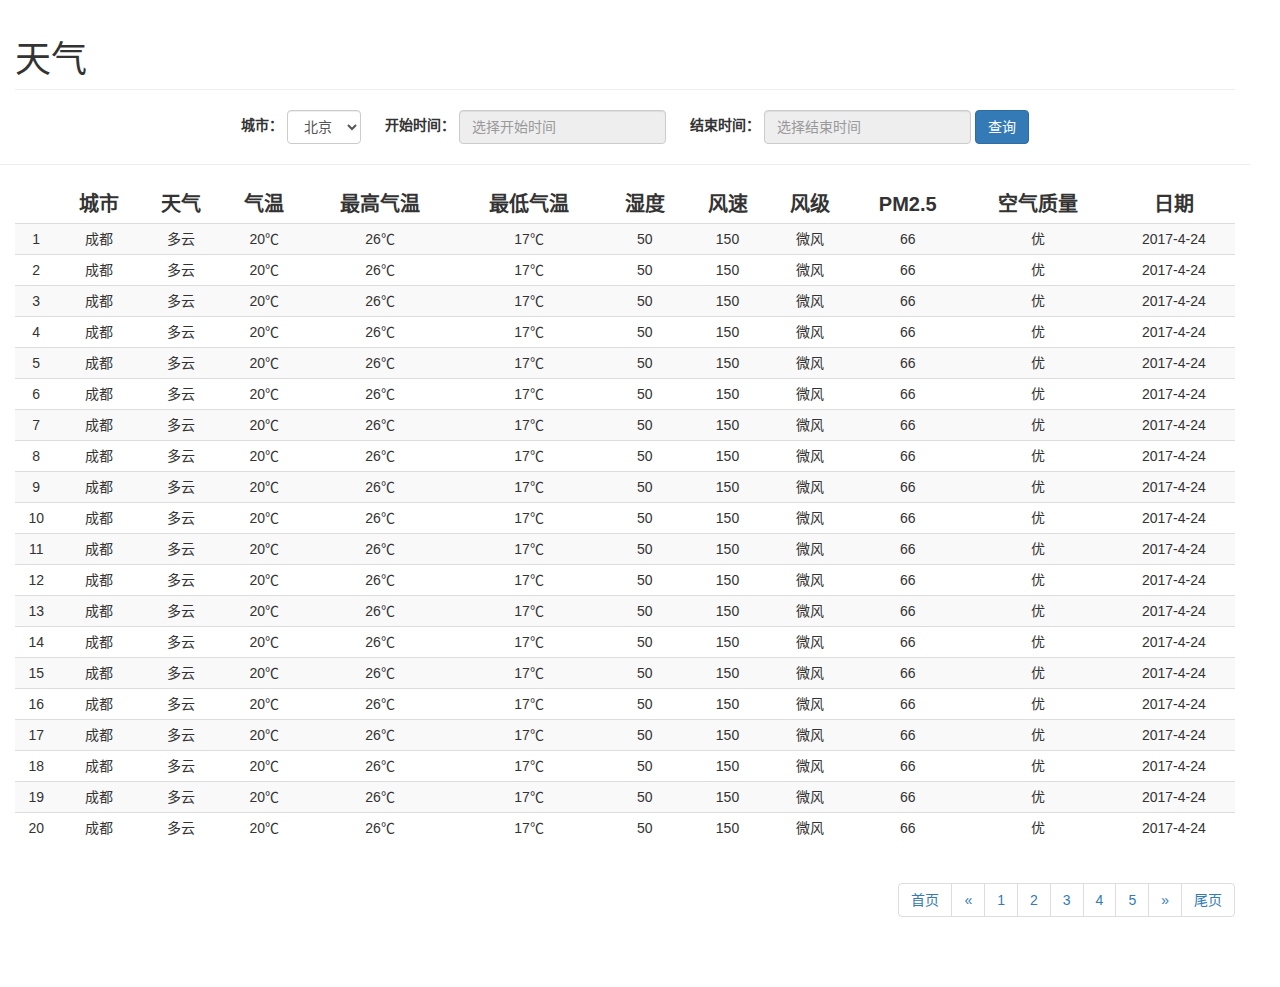
<file: CF/html/weather.html>
<!DOCTYPE html>
<html lang="zh-CN">
  <head>
    <meta charset="utf-8">
    <meta http-equiv="X-UA-Compatible" content="IE=edge">
    <meta name="viewport" content="width=device-width, initial-scale=1">
    <!-- 上述3个meta标签*必须*放在最前面，任何其他内容都*必须*跟随其后！ -->
    <title>天气</title>

    <script src="../plugins/jquery/jquery-3.2.0.min.js"></script>

    <link rel="stylesheet" href="../plugins/bootstrap-3.3.7-dist/css/bootstrap.min.css">
    <link rel="stylesheet" href="../plugins/font-awesome-4.7.0/css/font-awesome.min.css">
    <link rel="stylesheet" href="../css/weather.css">

  </head>
  <body>
    <div class="container-fluid">
      <!-- 标题 -->
      <div class="row">
        <div class="col-lg-12">
          <h1 class="page-header">天气</h1>
        </div>
      </div>

      <!-- 搜索 -->
      <div class="row form-padding">
        <form action="" class="form-inline text-center">
          <div class="form-group">
            <label for="classify">城市：</label>
            <select name="classify" id="classify" class="form-control">
              <option value="">北京</option>
              <option value="">上海</option>
              <option value="">成都</option>
            </select>
          </div>
          <div class="form-group">
            <label for="startDate">开始时间：</label>
            <input type="text" name="startDate" id="startDate" class="form-control" placeholder="选择开始时间" readonly />
          </div>
          <div class="form-group">
            <label for="endDate">结束时间：</label>
            <input type="text" name="endDate" id="endDate" class='form-control' placeholder="选择结束时间" readonly />
          </div>
          <button type="button" class="btn btn-primary btn-duty">查询</button>
        </form>
      </div>

      <!-- chart详情 -->
      <div class="row">
        <div class="col-lg-12 table-padding">
          <table class="table table-condensed table-hover table-striped">
            <thead>
              <tr>
                <td>&nbsp;</td>
                <td>城市</td>
                <td>天气</td>
                <td>气温</td>
                <td>最高气温</td>
                <td>最低气温</td>
                <td>湿度</td>
                <td>风速</td>
                <td>风级</td>
                <td>PM2.5</td>
                <td>空气质量</td>
                <td>日期</td>
              </tr>
            </thead>
            <tbody>
              <tr>
                <td>1</td>
                <td>成都</td>
                <td>多云</td>
                <td>20℃</td>
                <td>26℃</td>
                <td>17℃</td>
                <td>50</td>
                <td>150</td>
                <td>微风</td>
                <td>66</td>
                <td>优</td>
                <td>2017-4-24</td>
              </tr>
              <tr>
                <td>2</td>
                <td>成都</td>
                <td>多云</td>
                <td>20℃</td>
                <td>26℃</td>
                <td>17℃</td>
                <td>50</td>
                <td>150</td>
                <td>微风</td>
                <td>66</td>
                <td>优</td>
                <td>2017-4-24</td>
              </tr>
              <tr>
                <td>3</td>
                <td>成都</td>
                <td>多云</td>
                <td>20℃</td>
                <td>26℃</td>
                <td>17℃</td>
                <td>50</td>
                <td>150</td>
                <td>微风</td>
                <td>66</td>
                <td>优</td>
                <td>2017-4-24</td>
              </tr>
              <tr>
                <td>4</td>
                <td>成都</td>
                <td>多云</td>
                <td>20℃</td>
                <td>26℃</td>
                <td>17℃</td>
                <td>50</td>
                <td>150</td>
                <td>微风</td>
                <td>66</td>
                <td>优</td>
                <td>2017-4-24</td>
              </tr>
              <tr>
                <td>5</td>
                <td>成都</td>
                <td>多云</td>
                <td>20℃</td>
                <td>26℃</td>
                <td>17℃</td>
                <td>50</td>
                <td>150</td>
                <td>微风</td>
                <td>66</td>
                <td>优</td>
                <td>2017-4-24</td>
              </tr>
              <tr>
                <td>6</td>
                <td>成都</td>
                <td>多云</td>
                <td>20℃</td>
                <td>26℃</td>
                <td>17℃</td>
                <td>50</td>
                <td>150</td>
                <td>微风</td>
                <td>66</td>
                <td>优</td>
                <td>2017-4-24</td>
              </tr>
              <tr>
                <td>7</td>
                <td>成都</td>
                <td>多云</td>
                <td>20℃</td>
                <td>26℃</td>
                <td>17℃</td>
                <td>50</td>
                <td>150</td>
                <td>微风</td>
                <td>66</td>
                <td>优</td>
                <td>2017-4-24</td>
              </tr>
              <tr>
                <td>8</td>
                <td>成都</td>
                <td>多云</td>
                <td>20℃</td>
                <td>26℃</td>
                <td>17℃</td>
                <td>50</td>
                <td>150</td>
                <td>微风</td>
                <td>66</td>
                <td>优</td>
                <td>2017-4-24</td>
              </tr>
              <tr>
                <td>9</td>
                <td>成都</td>
                <td>多云</td>
                <td>20℃</td>
                <td>26℃</td>
                <td>17℃</td>
                <td>50</td>
                <td>150</td>
                <td>微风</td>
                <td>66</td>
                <td>优</td>
                <td>2017-4-24</td>
              </tr>
              <tr>
                <td>10</td>
                <td>成都</td>
                <td>多云</td>
                <td>20℃</td>
                <td>26℃</td>
                <td>17℃</td>
                <td>50</td>
                <td>150</td>
                <td>微风</td>
                <td>66</td>
                <td>优</td>
                <td>2017-4-24</td>
              </tr>
              <tr>
                <td>11</td>
                <td>成都</td>
                <td>多云</td>
                <td>20℃</td>
                <td>26℃</td>
                <td>17℃</td>
                <td>50</td>
                <td>150</td>
                <td>微风</td>
                <td>66</td>
                <td>优</td>
                <td>2017-4-24</td>
              </tr>
              <tr>
                <td>12</td>
                <td>成都</td>
                <td>多云</td>
                <td>20℃</td>
                <td>26℃</td>
                <td>17℃</td>
                <td>50</td>
                <td>150</td>
                <td>微风</td>
                <td>66</td>
                <td>优</td>
                <td>2017-4-24</td>
              </tr>
              <tr>
                <td>13</td>
                <td>成都</td>
                <td>多云</td>
                <td>20℃</td>
                <td>26℃</td>
                <td>17℃</td>
                <td>50</td>
                <td>150</td>
                <td>微风</td>
                <td>66</td>
                <td>优</td>
                <td>2017-4-24</td>
              </tr>
              <tr>
                <td>14</td>
                <td>成都</td>
                <td>多云</td>
                <td>20℃</td>
                <td>26℃</td>
                <td>17℃</td>
                <td>50</td>
                <td>150</td>
                <td>微风</td>
                <td>66</td>
                <td>优</td>
                <td>2017-4-24</td>
              </tr>
              <tr>
                <td>15</td>
                <td>成都</td>
                <td>多云</td>
                <td>20℃</td>
                <td>26℃</td>
                <td>17℃</td>
                <td>50</td>
                <td>150</td>
                <td>微风</td>
                <td>66</td>
                <td>优</td>
                <td>2017-4-24</td>
              </tr>
              <tr>
                <td>16</td>
                <td>成都</td>
                <td>多云</td>
                <td>20℃</td>
                <td>26℃</td>
                <td>17℃</td>
                <td>50</td>
                <td>150</td>
                <td>微风</td>
                <td>66</td>
                <td>优</td>
                <td>2017-4-24</td>
              </tr>
              <tr>
                <td>17</td>
                <td>成都</td>
                <td>多云</td>
                <td>20℃</td>
                <td>26℃</td>
                <td>17℃</td>
                <td>50</td>
                <td>150</td>
                <td>微风</td>
                <td>66</td>
                <td>优</td>
                <td>2017-4-24</td>
              </tr>
              <tr>
                <td>18</td>
                <td>成都</td>
                <td>多云</td>
                <td>20℃</td>
                <td>26℃</td>
                <td>17℃</td>
                <td>50</td>
                <td>150</td>
                <td>微风</td>
                <td>66</td>
                <td>优</td>
                <td>2017-4-24</td>
              </tr>
              <tr>
                <td>19</td>
                <td>成都</td>
                <td>多云</td>
                <td>20℃</td>
                <td>26℃</td>
                <td>17℃</td>
                <td>50</td>
                <td>150</td>
                <td>微风</td>
                <td>66</td>
                <td>优</td>
                <td>2017-4-24</td>
              </tr>
              <tr>
                <td>20</td>
                <td>成都</td>
                <td>多云</td>
                <td>20℃</td>
                <td>26℃</td>
                <td>17℃</td>
                <td>50</td>
                <td>150</td>
                <td>微风</td>
                <td>66</td>
                <td>优</td>
                <td>2017-4-24</td>
              </tr>
            </tbody>
          </table>
        </div>
      </div>

      <div class="row">
        <div class="col-lg-12">
          <nav aria-label="Page navigation">
            <ul class="pagination pull-right">
              <li>
                <a href="#">首页</a>
              </li>
              <li>
                <a href="#" aria-label="Previous">
                  <span aria-hidden="true">&laquo;</span>
                </a>
              </li>
              <li><a href="#">1</a></li>
              <li><a href="#">2</a></li>
              <li><a href="#">3</a></li>
              <li><a href="#">4</a></li>
              <li><a href="#">5</a></li>
              <li>
                <a href="#" aria-label="Next">
                  <span aria-hidden="true">&raquo;</span>
                </a>
              </li>
              <li>
                <a href="#">尾页</a>
              </li>
            </ul>
          </nav>
        </div>
      </div>
    </div>

    
    <script src="../plugins/bootstrap-3.3.7-dist/js/bootstrap.min.js"></script>
    <script src="../plugins/datetimepicker/bootstrap-datetimepicker.min.js"></script>
    <script src="../plugins/datetimepicker/bootstrap-datetimepicker.zh-CN.js"></script>
    <script type="text/javascript">
      var options = {
          format: 'yyyy-mm-dd',
          autoclose: true,
          minView: 2,
          endDate: new Date(new Date().getTime()-24*60*60*1000),
          language: "zh-CN"
      };
      $("#startDate").datetimepicker(options);
      $("#endDate").datetimepicker(options);
    </script>
  </body>
</html>
</file>
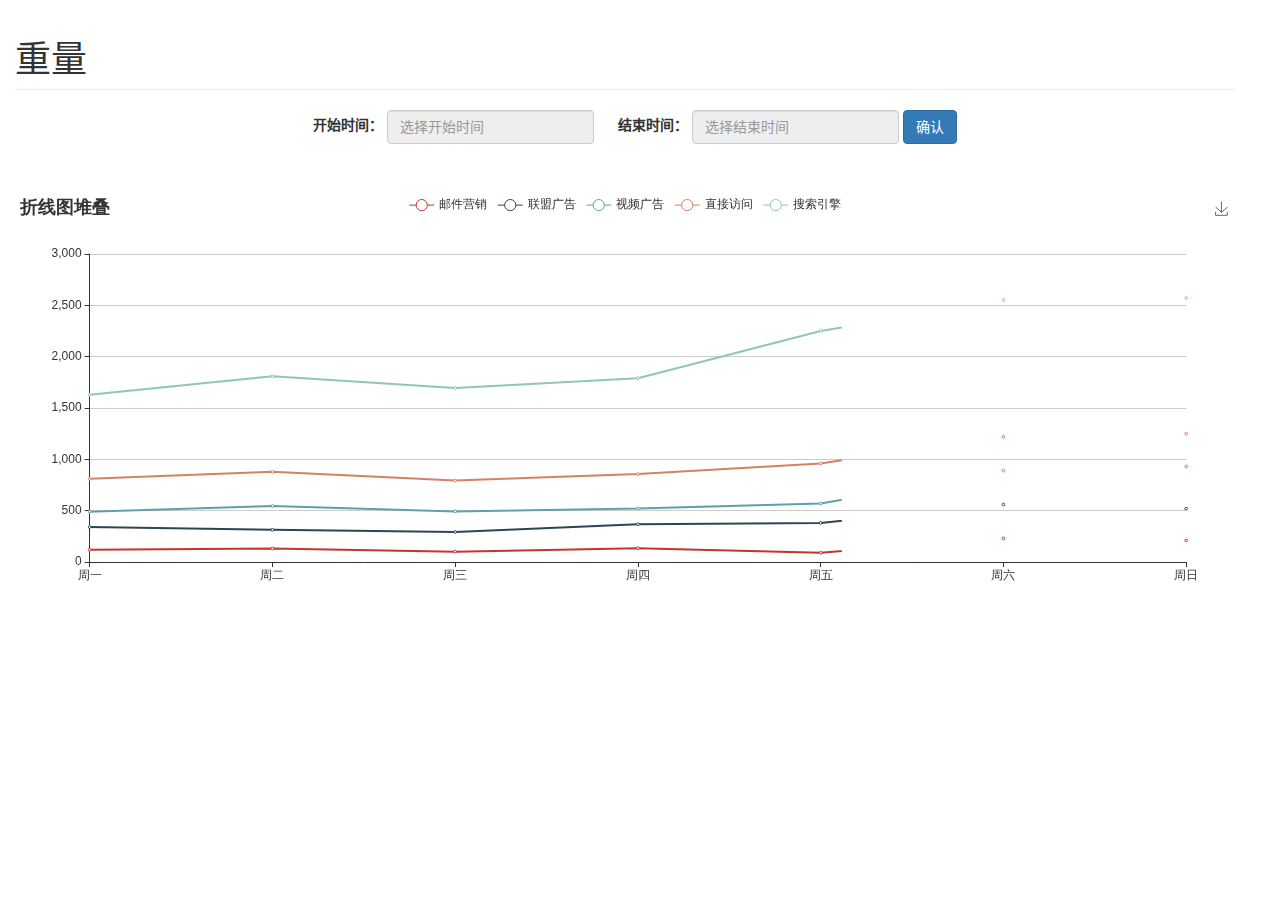
<file: CF/html/weight.html>
<!DOCTYPE html>
<html lang="zh-CN">
  <head>
    <meta charset="utf-8">
    <meta http-equiv="X-UA-Compatible" content="IE=edge">
    <meta name="viewport" content="width=device-width, initial-scale=1">
    <!-- 上述3个meta标签*必须*放在最前面，任何其他内容都*必须*跟随其后！ -->
    <title>重量</title>

    <script src="../plugins/jquery/jquery-3.2.0.min.js"></script>

    <link href="../plugins/bootstrap-3.3.7-dist/css/bootstrap.min.css" rel="stylesheet">
    <link href="../plugins/font-awesome-4.7.0/css/font-awesome.min.css" rel="stylesheet" type="text/css">
    <link rel="stylesheet" href="../css/weight.css">
  </head>
  <body>
    <div class="container-fluid">
      <!-- 标题 -->
      <div class="row">
        <div class="col-lg-12">
          <h1 class="page-header">重量</h1>
        </div>
      </div>

      <!-- 搜索 -->
      <div class="row">
        <form action="" class="form-inline text-center">
          <input type="hidden" name="category" value="" />
          <div class="form-group">
            <label for="startDate">开始时间：</label>
            <input type="text" name="startDate" id="startDate" class="form-control" placeholder="选择开始时间" readonly />
          </div>
          <div class="form-group">
            <label for="endDate">结束时间：</label>
            <input type="text" name="endDate" id="endDate" class='form-control' placeholder="选择结束时间" readonly />
          </div>
          <button type="button" class="btn btn-primary">确认</button>
        </form>
      </div>

      <!-- chart详情 -->
      <div class="row">
        <div class="col-lg-12">
          <div id="chart-weight" class="chart-weight" style="height:500px;"></div>
        </div>
      </div>
    </div>



    

    <script src="../plugins/bootstrap-3.3.7-dist/js/bootstrap.min.js"></script>
    <script src="../plugins/datetimepicker/bootstrap-datetimepicker.min.js"></script>
    <script src="../plugins/datetimepicker/bootstrap-datetimepicker.zh-CN.js"></script>
    <script src="../plugins/echart/echarts.js"></script>
    <script type="text/javascript">
      // 日期
      var options = {
          format: 'yyyy-mm-dd',
          autoclose: true,
          minView: 2,
          endDate: new Date(new Date().getTime()-24*60*60*1000),
          language: "zh-CN"
      };
      $("#startDate").datetimepicker(options);
      $("#endDate").datetimepicker(options);

      // chart
      var chartWeight = echarts.init(document.getElementById('chart-weight'));
        var weightOptions = {
            title: {
                text: '折线图堆叠'
            },
            tooltip: {
                trigger: 'axis'
            },
            legend: {
                data:['邮件营销','联盟广告','视频广告','直接访问','搜索引擎']
            },
            grid: {
                left: '3%',
                right: '4%',
                bottom: '3%',
                containLabel: true
            },
            toolbox: {
                feature: {
                    saveAsImage: {}
                }
            },
            xAxis: {
                type: 'category',
                boundaryGap: false,
                data: ['周一','周二','周三','周四','周五','周六','周日']
            },
            yAxis: {
                type: 'value'
            },
            series: [
                {
                    name:'邮件营销',
                    type:'line',
                    stack: '总量',
                    data:[120, 132, 101, 134, 90, 230, 210]
                },
                {
                    name:'联盟广告',
                    type:'line',
                    stack: '总量',
                    data:[220, 182, 191, 234, 290, 330, 310]
                },
                {
                    name:'视频广告',
                    type:'line',
                    stack: '总量',
                    data:[150, 232, 201, 154, 190, 330, 410]
                },
                {
                    name:'直接访问',
                    type:'line',
                    stack: '总量',
                    data:[320, 332, 301, 334, 390, 330, 320]
                },
                {
                    name:'搜索引擎',
                    type:'line',
                    stack: '总量',
                    data:[820, 932, 901, 934, 1290, 1330, 1320]
                }
            ]
        };
        chartWeight.setOption(weightOptions);
    </script>
  </body>
</html>
</file>
<file: CF/css/index-top.css>
.navbar-top-links li a {
	display: block;
	text-align: center;
	color: #337ab7;
}
.navbar-top-links .dropdown-alerts {
	width: 150px;
}
#user-info .modal-body {
	padding: 15px 100px;
}
#user-info .row {
	padding: 10px 20px;
	border-bottom: 1px solid #E5E5E5;
	color: #337AB7;
}
.logout-tip {
	font-size: 25px;
}
#page-wrapper {
	margin-top: 50px;
	padding-right: 0px;
}
</file>
<file: CF/css/dashboard.css>
body {
	padding-right: 30px;
	padding-bottom: 50px;
}
.background-blue {
	background-color: #0066FF;
	font-weight: bold;
}
.background-red {
	background-color: #CC0000;
	font-weight: bold;
}
.background-yellow {
	background-color: #FF9900;
	font-weight: bold;
}
.background-purple {
	background-color: #FF66CC;
	font-weight: bold;
}
.body-font {
	font-size: 20px;
	font-weight: bolder;
}
.title-font {
	color: #fff;
	font-size: 15px;
}
</file>
<file: CF/css/alert.css>
body {
	padding-right: 30px;
	padding-bottom: 50px;
}
.page-header {
	font-weight: normal;
    padding-bottom: 9px;
    margin: 40px 0 20px;
    border-bottom: 1px solid #eee;
}
.datetimepicker {
	cursor: pointer;
}
.form-padding {
	padding-bottom: 20px;
	border-bottom: 1px solid #eee;
}
.form-inline .form-group {
	padding-left: 20px;
}
.btn-duty {
	margin-left: 20px;
}
.table-padding {
	padding-top: 20px;
}
.table {
	table-layout:fixed;
}
.table thead {
	font-size: 20px;
	font-weight: bold;
}
.table>tbody>tr>td, .table>tbody>tr>th, .table>tfoot>tr>td, .table>tfoot>tr>th, .table>thead>tr>td, .table>thead>tr>th {
	vertical-align: middle;
}
.table td {
	text-align: center;
}
</file>
<file: CF/css/image.css>
body {
	padding-right: 20px;
	padding-top: 20px;
	padding-bottom: 150px;
}
.page-header {
	font-weight: normal;
    padding-bottom: 9px;
    margin: 40px 0 20px;
    border-bottom: 1px solid #eee;
}
.caption {
	text-align: center;
	margin-top: -10px;
	padding-bottom: 20px;
}
.switch-display {
	display: none;
}
</file>
<file: CF/plugins/icheck/skins/square/red.css>
/* iCheck plugin Square skin, red
----------------------------------- */
.icheckbox_square-red,
.iradio_square-red {
    display: inline-block;
    *display: inline;
    vertical-align: middle;
    margin: 0;
    padding: 0;
    width: 22px;
    height: 22px;
    background: url(red.png) no-repeat;
    border: none;
    cursor: pointer;
}

.icheckbox_square-red {
    background-position: 0 0;
}
    .icheckbox_square-red.hover {
        background-position: -24px 0;
    }
    .icheckbox_square-red.checked {
        background-position: -48px 0;
    }
    .icheckbox_square-red.disabled {
        background-position: -72px 0;
        cursor: default;
    }
    .icheckbox_square-red.checked.disabled {
        background-position: -96px 0;
    }

.iradio_square-red {
    background-position: -120px 0;
}
    .iradio_square-red.hover {
        background-position: -144px 0;
    }
    .iradio_square-red.checked {
        background-position: -168px 0;
    }
    .iradio_square-red.disabled {
        background-position: -192px 0;
        cursor: default;
    }
    .iradio_square-red.checked.disabled {
        background-position: -216px 0;
    }

/* HiDPI support */
@media (-o-min-device-pixel-ratio: 5/4), (-webkit-min-device-pixel-ratio: 1.25), (min-resolution: 120dpi), (min-resolution: 1.25dppx) {
    .icheckbox_square-red,
    .iradio_square-red {
        background-image: url(red@2x.png);
        -webkit-background-size: 240px 24px;
        background-size: 240px 24px;
    }
}
</file>
<file: CF/css/memorandum.css>
body {
	padding-right: 30px;
	padding-bottom: 50px;
}
.page-header {
	font-weight: normal;
    padding-bottom: 9px;
    margin: 40px 0 20px;
    border-bottom: 1px solid #eee;
}
.datetimepicker {
	cursor: pointer;
}
.form-padding {
	padding-bottom: 20px;
	border-bottom: 1px solid #eee;
}
.form-inline .form-group {
	padding-left: 20px;
}
.btn-duty {
	margin-left: 20px;
}
.table-padding {
	padding-top: 20px;
}
.table {
	table-layout:fixed;
}
.table thead {
	font-size: 20px;
	font-weight: bold;
}
.table>tbody>tr>td, .table>tbody>tr>th, .table>tfoot>tr>td, .table>tfoot>tr>th, .table>thead>tr>td, .table>thead>tr>th {
	vertical-align: middle;
}
.table td {
	text-align: center;
}
</file>
<file: CF/css/report.css>
body {
	padding-right: 30px;
	padding-bottom: 50px;
}
.page-header {
	font-weight: normal;
    padding-bottom: 9px;
    margin: 40px 0 20px;
    border-bottom: 1px solid #eee;
}
.datetimepicker {
	cursor: pointer;
}
.form-padding {
	padding-bottom: 20px;
	border-bottom: 1px solid #eee;
}
.form-inline .form-group {
	padding-left: 20px;
}
.btn-duty {
	margin-left: 20px;
}
.table-padding {
	padding-top: 20px;
}
.table thead {
	font-size: 20px;
	font-weight: bold;
}
.table>tbody>tr>td, .table>tbody>tr>th, .table>tfoot>tr>td, .table>tfoot>tr>th, .table>thead>tr>td, .table>thead>tr>th {
	vertical-align: middle;
}
.table td {
	text-align: center;
}
</file>
<file: CF/css/search.css>
body {
	padding-right: 30px;
	padding-bottom: 50px;
}
.page-header {
	font-weight: normal;
    padding-bottom: 9px;
    margin: 40px 0 20px;
    border-bottom: 1px solid #eee;
}
.datetimepicker {
	cursor: pointer;
}
.form-padding {
	padding-bottom: 20px;
	border-bottom: 1px solid #eee;
}
.form-inline .form-group {
	padding-left: 20px;
}
.btn-duty {
	margin-left: 20px;
}
.btn-download {
	padding-top: 0px;
	padding-bottom: 5px;
}
.table-padding {
	padding-top: 20px;
}
.table thead {
	font-size: 20px;
	font-weight: bold;
}
.table>tbody>tr>td, .table>tbody>tr>th, .table>tfoot>tr>td, .table>tfoot>tr>th, .table>thead>tr>td, .table>thead>tr>th {
	vertical-align: middle;
}
.table td {
	text-align: center;
}
</file>
<file: CF/css/weather.css>
body {
	padding-right: 30px;
	padding-bottom: 50px;
}
.page-header {
	font-weight: normal;
    padding-bottom: 9px;
    margin: 40px 0 20px;
    border-bottom: 1px solid #eee;
}
.datetimepicker {
	cursor: pointer;
}
.form-padding {
	padding-bottom: 20px;
	border-bottom: 1px solid #eee;
}
.form-inline .form-group {
	padding-left: 20px;
}
.table-padding {
	padding-top: 20px;
}
.table thead {
	font-size: 20px;
	font-weight: bold;
}
.table>tbody>tr>td, .table>tbody>tr>th, .table>tfoot>tr>td, .table>tfoot>tr>th, .table>thead>tr>td, .table>thead>tr>th {
	vertical-align: middle;
}
.table td {
	text-align: center;
}
</file>
<file: CF/css/weight.css>
body {
	padding-right: 30px;
	padding-bottom: 50px;
}
.page-header {
	font-weight: normal;
    padding-bottom: 9px;
    margin: 40px 0 20px;
    border-bottom: 1px solid #eee;
}
.datetimepicker {
	cursor: pointer;
}
.chart-weight {
	padding-top: 50px;
	padding-bottom: 50px;
}
.form-inline .form-group {
	padding-left: 20px;
}
</file>
<file: CF/css/metisMenu.min.css>
/*
 * metismenu - v1.1.3
 * Easy menu jQuery plugin for Twitter Bootstrap 3
 * https://github.com/onokumus/metisMenu
 *
 * Made by Osman Nuri Okumus
 * Under MIT License
 */

.arrow{float:right;line-height:1.42857}.glyphicon.arrow:before{content:"\e079"}.active>a>.glyphicon.arrow:before{content:"\e114"}.fa.arrow:before{content:"\f104"}.active>a>.fa.arrow:before{content:"\f107"}.plus-times{float:right}.fa.plus-times:before{content:"\f067"}.active>a>.fa.plus-times{filter:progid:DXImageTransform.Microsoft.BasicImage(rotation=1);-webkit-transform:rotate(45deg);-moz-transform:rotate(45deg);-ms-transform:rotate(45deg);-o-transform:rotate(45deg);transform:rotate(45deg)}.plus-minus{float:right}.fa.plus-minus:before{content:"\f067"}.active>a>.fa.plus-minus:before{content:"\f068"}
</file>
<file: CF/plugins/fileinput/fileinput.min.css>
/*!
 * bootstrap-fileinput v4.4.0
 * http://plugins.krajee.com/file-input
 *
 * Krajee default styling for bootstrap-fileinput.
 *
 * Author: Kartik Visweswaran
 * Copyright: 2014 - 2017, Kartik Visweswaran, Krajee.com
 *
 * Licensed under the BSD 3-Clause
 * https://github.com/kartik-v/bootstrap-fileinput/blob/master/LICENSE.md
 */.file-loading{top:0;right:0;width:25px;height:25px;font-size:999px;text-align:right;color:#fff;background:url(../img/loading.gif) top left no-repeat;border:none}.file-object{margin:0 0 -5px;padding:0}.btn-file{position:relative;overflow:hidden}.btn-file input[type=file]{position:absolute;top:0;right:0;min-width:100%;min-height:100%;text-align:right;opacity:0;background:none;cursor:inherit;display:block}.file-caption-name{display:inline-block;overflow:hidden;height:20px;word-break:break-all}.input-group-lg .file-caption-name{height:25px}.file-zoom-dialog{text-align:left}.file-error-message{color:#a94442;background-color:#f2dede;margin:5px;border:1px solid #ebccd1;border-radius:4px;padding:15px}.file-error-message pre,.file-error-message ul{margin:0;text-align:left}.file-error-message pre{margin:5px 0}.file-caption-disabled{background-color:#EEE;cursor:not-allowed;opacity:1}.file-preview{border-radius:5px;border:1px solid #ddd;padding:5px;width:100%;margin-bottom:5px}.krajee-default.file-preview-frame{position:relative;display:table;margin:8px;border:1px solid #ddd;box-shadow:1px 1px 5px 0 #a2958a;padding:6px;float:left;text-align:center}.krajee-default.file-preview-frame:not(.file-preview-error):hover{box-shadow:3px 3px 5px 0 #333}.krajee-default.file-preview-frame .kv-file-content{height:170px}.krajee-default.file-preview-frame .file-thumbnail-footer{height:70px}.krajee-default .file-preview-image{vertical-align:middle;image-orientation:from-image}.krajee-default .file-preview-text{display:block;color:#428bca;border:1px solid #ddd;font-family:Menlo,Monaco,Consolas,"Courier New",monospace;outline:0;padding:8px;resize:none}.krajee-default .file-preview-html{border:1px solid #ddd;padding:8px;overflow:auto}.krajee-default[data-template=audio] .file-preview-audio{display:table-cell;vertical-align:middle;height:170px;border:1px solid #ddd;border-radius:5px}.krajee-default .file-preview-audio audio{vertical-align:middle}.krajee-default .file-zoom-dialog .file-preview-text{font-size:1.2em}.krajee-default .file-preview-other{left:0;top:0;right:0;bottom:0;margin:auto;text-align:center;vertical-align:middle;padding:10px}.krajee-default .file-preview-other:hover{opacity:.8}.krajee-default .file-actions,.krajee-default .file-other-error{text-align:left}.krajee-default .file-other-icon{font-size:8em}.krajee-default .file-actions{margin-top:15px}.krajee-default .file-footer-buttons{float:right}.krajee-default .file-footer-caption{display:block;white-space:nowrap;overflow:hidden;text-overflow:ellipsis;width:160px;text-align:center;padding-top:4px;font-size:11px;color:#777;margin:5px auto}.file-input-ajax-new .fileinput-remove-button,.file-input-ajax-new .fileinput-upload-button,.file-input-ajax-new .no-browse .input-group-btn,.file-input-new .close,.file-input-new .file-preview,.file-input-new .fileinput-remove-button,.file-input-new .fileinput-upload-button,.file-input-new .glyphicon-file,.file-input-new .no-browse .input-group-btn{display:none}.krajee-default .file-preview-error{opacity:.65;box-shadow:none}.krajee-default .file-preview-frame:not(.file-preview-error) .file-footer-caption:hover{color:#000}.krajee-default .file-drag-handle,.krajee-default .file-upload-indicator{position:absolute;text-align:center;bottom:-6px;left:-6px;padding:8px 8px 1px 3px;border-left:none;border-bottom:none;border-right:1px solid #8a6d3b;border-top:1px solid #8a6d3b;border-top-right-radius:24px;font-size:12px}.krajee-default .file-drag-handle{background-color:#d9edf7;border-color:#bce8f1}.krajee-default .file-upload-indicator{font-size:13px;background-color:#fcf8e3;border-color:#faebcc;padding-bottom:0}.krajee-default.file-preview-error .file-upload-indicator{background-color:#f2dede;border-color:#ebccd1}.krajee-default.file-preview-success .file-upload-indicator{background-color:#dff0d8;border-color:#d6e9c6}.krajee-default.file-preview-loading .file-upload-indicator{background-color:#e5e5e5;border-color:#777}.krajee-default .file-thumb-progress .progress,.krajee-default .file-thumb-progress .progress-bar{height:10px;font-size:9px;line-height:10px}.krajee-default .file-thumbnail-footer{position:relative}.krajee-default .file-thumb-progress{height:10px;position:absolute;top:35px;left:0;right:0}.krajee-default.kvsortable-ghost{background:#e1edf7;border:2px solid #a1abff}.file-zoom-dialog .file-other-icon{font-size:22em;font-size:50vmin}.file-caption-main{width:100%}.file-input-ajax-new .no-browse .form-control,.file-input-new .no-browse .form-control{border-top-right-radius:4px;border-bottom-right-radius:4px}.file-thumb-loading{background:url(../img/loading.gif) center center no-repeat content-box!important}.file-sortable .file-drag-handle{cursor:move;cursor:-webkit-grabbing;opacity:1}.file-sortable .file-drag-handle:hover{opacity:.7}.file-drop-zone{border:1px dashed #aaa;border-radius:4px;height:100%;text-align:center;vertical-align:middle;margin:12px 15px 12px 12px;padding:5px}.file-drop-zone-title{color:#aaa;font-size:1.6em;padding:85px 10px;cursor:default}.clickable .file-drop-zone-title,.file-preview .clickable{cursor:pointer}.file-drop-zone.clickable:hover{border:2px dashed #999}.file-drop-zone.clickable:focus{border:2px solid #5acde2}.file-drop-zone .file-preview-thumbnails{cursor:default}.file-highlighted{border:2px dashed #999!important;background-color:#f0f0f0}.file-uploading{background:url(../img/loading-sm.gif) center bottom 10px no-repeat;opacity:.65}.file-zoom-fullscreen.modal{position:fixed;top:0;right:0;bottom:0;left:0}.file-zoom-fullscreen .modal-dialog{position:fixed;margin:0;width:100%;height:100%;padding:0}.file-zoom-fullscreen .modal-content{border-radius:0;box-shadow:none}.file-zoom-fullscreen .modal-body{overflow-y:auto}.file-zoom-dialog .modal-body{position:relative!important}.file-zoom-dialog .btn-navigate{position:absolute;padding:0;margin:0;background:0 0;text-decoration:none;outline:0;opacity:.7;top:45%;font-size:4em;color:#1c94c4}.file-zoom-dialog .floating-buttons{position:absolute;top:5px;right:10px}.floating-buttons,.floating-buttons .btn{z-index:3000}.file-zoom-dialog .kv-zoom-actions .btn,.floating-buttons .btn{margin-left:3px}.file-zoom-dialog .btn-navigate:not([disabled]):focus,.file-zoom-dialog .btn-navigate:not([disabled]):hover{outline:0;box-shadow:none;opacity:.5}.file-zoom-dialog .btn-navigate[disabled]{opacity:.3}.file-zoom-dialog .btn-prev{left:1px}.file-zoom-dialog .btn-next{right:1px}.file-zoom-content{height:480px;text-align:center}.file-zoom-content .file-preview-image,.file-zoom-content .file-preview-video{max-height:100%}.file-zoom-content>.file-object.type-image{width:auto;height:auto;min-height:inherit;max-width:100%;max-height:100%}.file-zoom-content>.file-object.type-flash,.file-zoom-content>.file-object.type-video{width:auto;height:100%;max-width:100%;max-height:100%}.file-zoom-content>.file-object.type-audio{width:auto;height:30px}.file-zoom-content>.file-object.type-default,.file-zoom-content>.file-object.type-html,.file-zoom-content>.file-object.type-pdf,.file-zoom-content>.file-object.type-text{width:100%}.file-preview-initial.sortable-chosen{background-color:#d9edf7}.btn-file ::-ms-browse{width:100%;height:100%}
</file>
<file: CF/plugins/fileinput/theme.css>
/*!
 * bootstrap-fileinput v4.4.0
 * http://plugins.krajee.com/file-input
 *
 * Krajee Explorer theme style for bootstrap-fileinput. Load this theme file after loading `fileinput.css`.
 *
 * Author: Kartik Visweswaran
 * Copyright: 2014 - 2017, Kartik Visweswaran, Krajee.com
 *
 * Licensed under the BSD 3-Clause
 * https://github.com/kartik-v/bootstrap-fileinput/blob/master/LICENSE.md
 */
.theme-explorer .file-preview .table {
    margin: 0;
}

.theme-explorer .explorer-frame td {
    vertical-align: middle;
    text-align: left;
}

.explorer-frame .file-preview-text {
    display: inline-block;
    color: #428bca;
    border: 1px solid #ddd;
    font-family: Menlo, Monaco, Consolas, "Courier New", monospace;
    outline: none;
    padding: 8px;
    resize: none;
}

.explorer-frame .file-preview-html {
    display: inline-block;
    border: 1px solid #ddd;
    padding: 8px;
    overflow: auto;
}

.explorer-frame .file-preview-other {
    text-align: center;
}

.explorer-frame .file-other-icon {
    font-size: 4.2em;
}

.theme-explorer .explorer-frame .kv-file-content {
    width: 80px;
    height: 80px;
    padding: 5px;
    text-align: center;
}

.theme-explorer .file-actions-cell {
    width: 100px;
    padding: 0;
}

.theme-explorer .file-thumb-progress .progress {
    display: block;
    margin-top: 5px;
}

.theme-explorer .file-thumb-progress .progress, .theme-explorer .file-thumb-progress .progress-bar {
    height: 13px;
    font-size: 11px;
    line-height: 13px;
}

.theme-explorer .file-actions-cell {
    position: relative;
}

.theme-explorer .file-upload-indicator, .theme-explorer .file-drag-handle {
    position: absolute;
    text-align: center;
    top: 0;
    right: 0;
    padding-left: 5px;
    padding-right: 2px;
    border-right: none;
    border-top: none;
    border-left: 1px solid #8a6d3b;
    border-bottom: 1px solid #8a6d3b;
    border-bottom-left-radius: 11px;
    font-size: 12px;
}

.theme-explorer .explorer-caption {
    display: block;
    color: #777;
}

.theme-explorer .file-actions {
    text-align: center;
}

.theme-explorer .kvsortable-ghost {
    opacity: 0.6;
    background: #e1edf7;
    border: 2px solid #a1abff;
}

@media only screen and (max-device-width: 500px) {
    .theme-explorer .file-upload-indicator, .theme-explorer .file-drag-handle {
        border-radius: 0;
        border: 1px solid #8a6d3b;
        margin-bottom: 5px;
    }

    .theme-explorer .explorer-caption {
        display: block;
        white-space: nowrap;
        overflow: hidden;
        text-overflow: ellipsis;
        width: 160px;
        text-align: left;
        color: #777;
    }
}

.theme-explorer .file-upload-indicator {
    font-size: 13px;
    padding-left: 6px;
    background-color: #fcf8e3;
    border-color: #faebcc;
}

.theme-explorer .file-drag-handle {
    right: -2px;
    background-color: #d9edf7;
    border-color: #bce8f1;
}

.theme-explorer .file-preview-error .file-upload-indicator {
    background-color: #f2dede;
    border-color: #ebccd1;
}

.theme-explorer .file-preview-success .file-upload-indicator {
    background-color: #dff0d8;
    border-color: #d6e9c6;
}

.theme-explorer .file-preview-loading .file-upload-indicator {
    background-color: #e5e5e5;
    border-color: #777;
}
</file>
